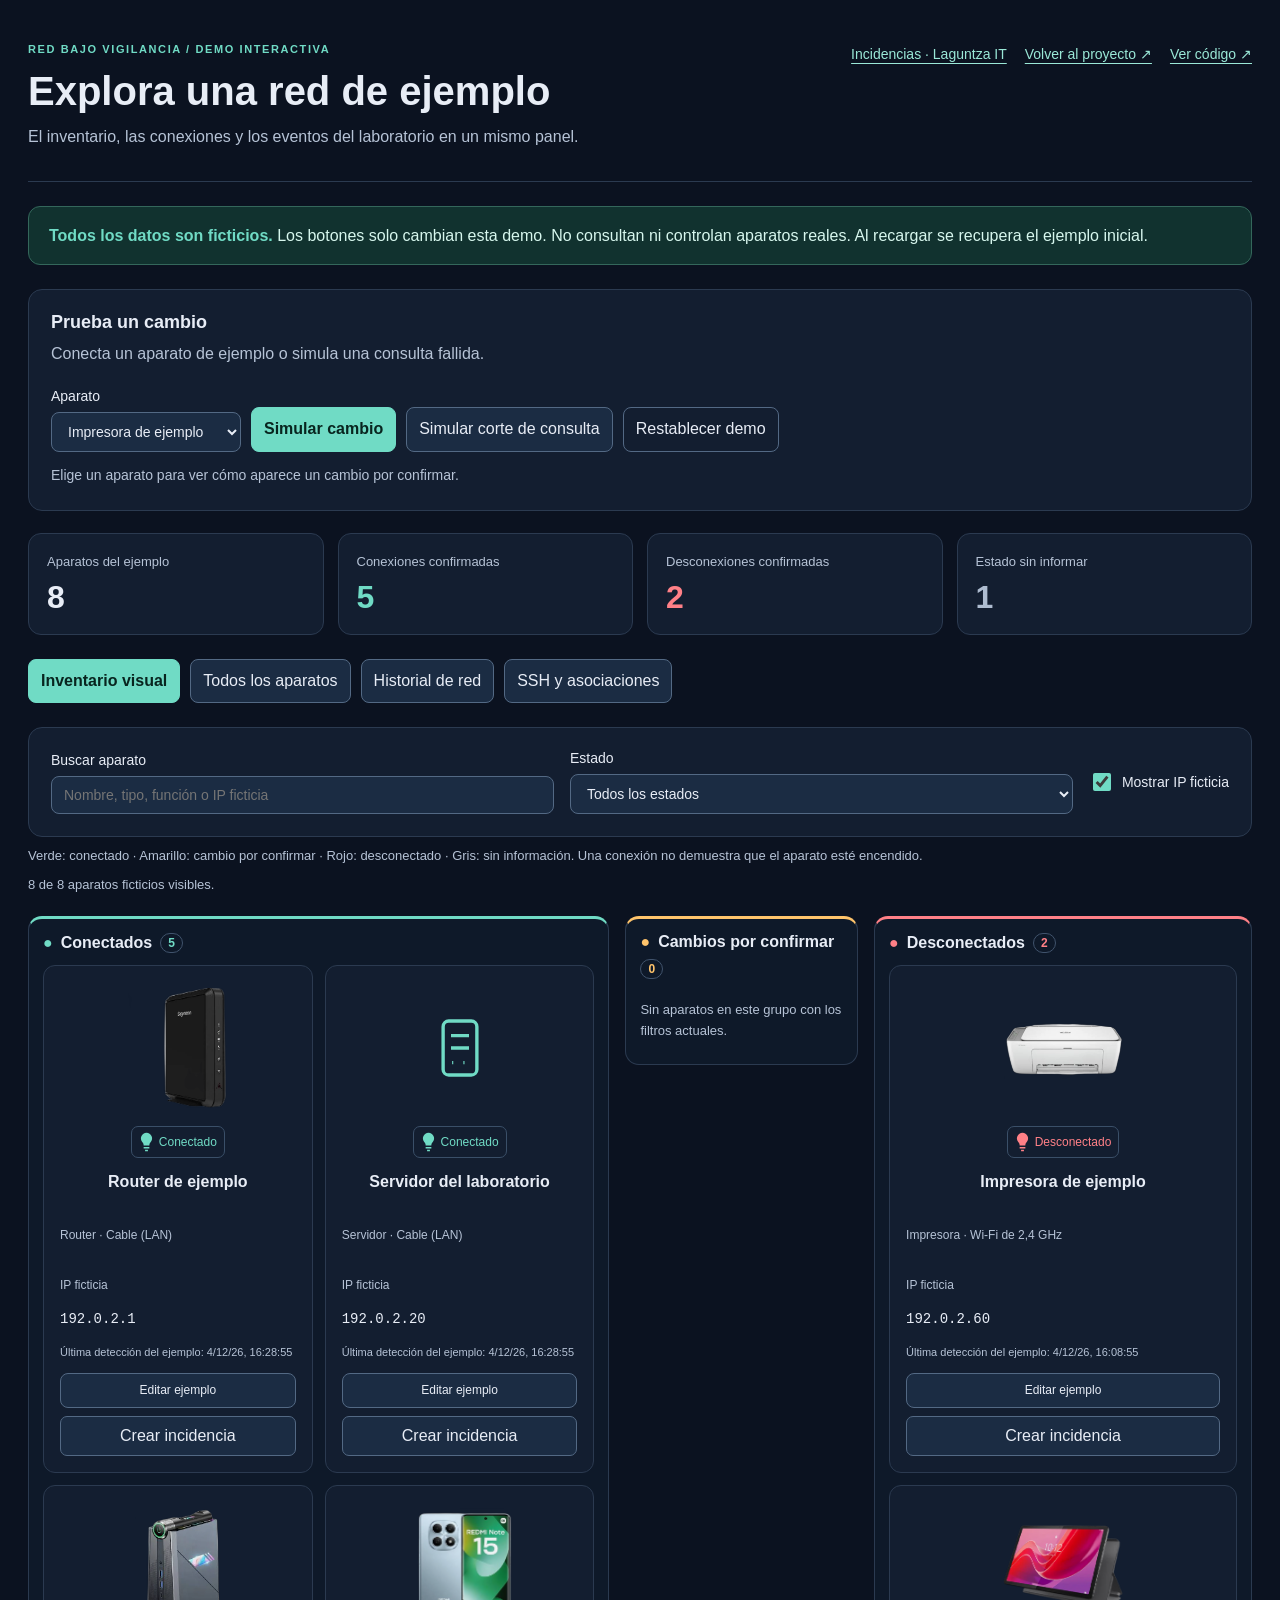
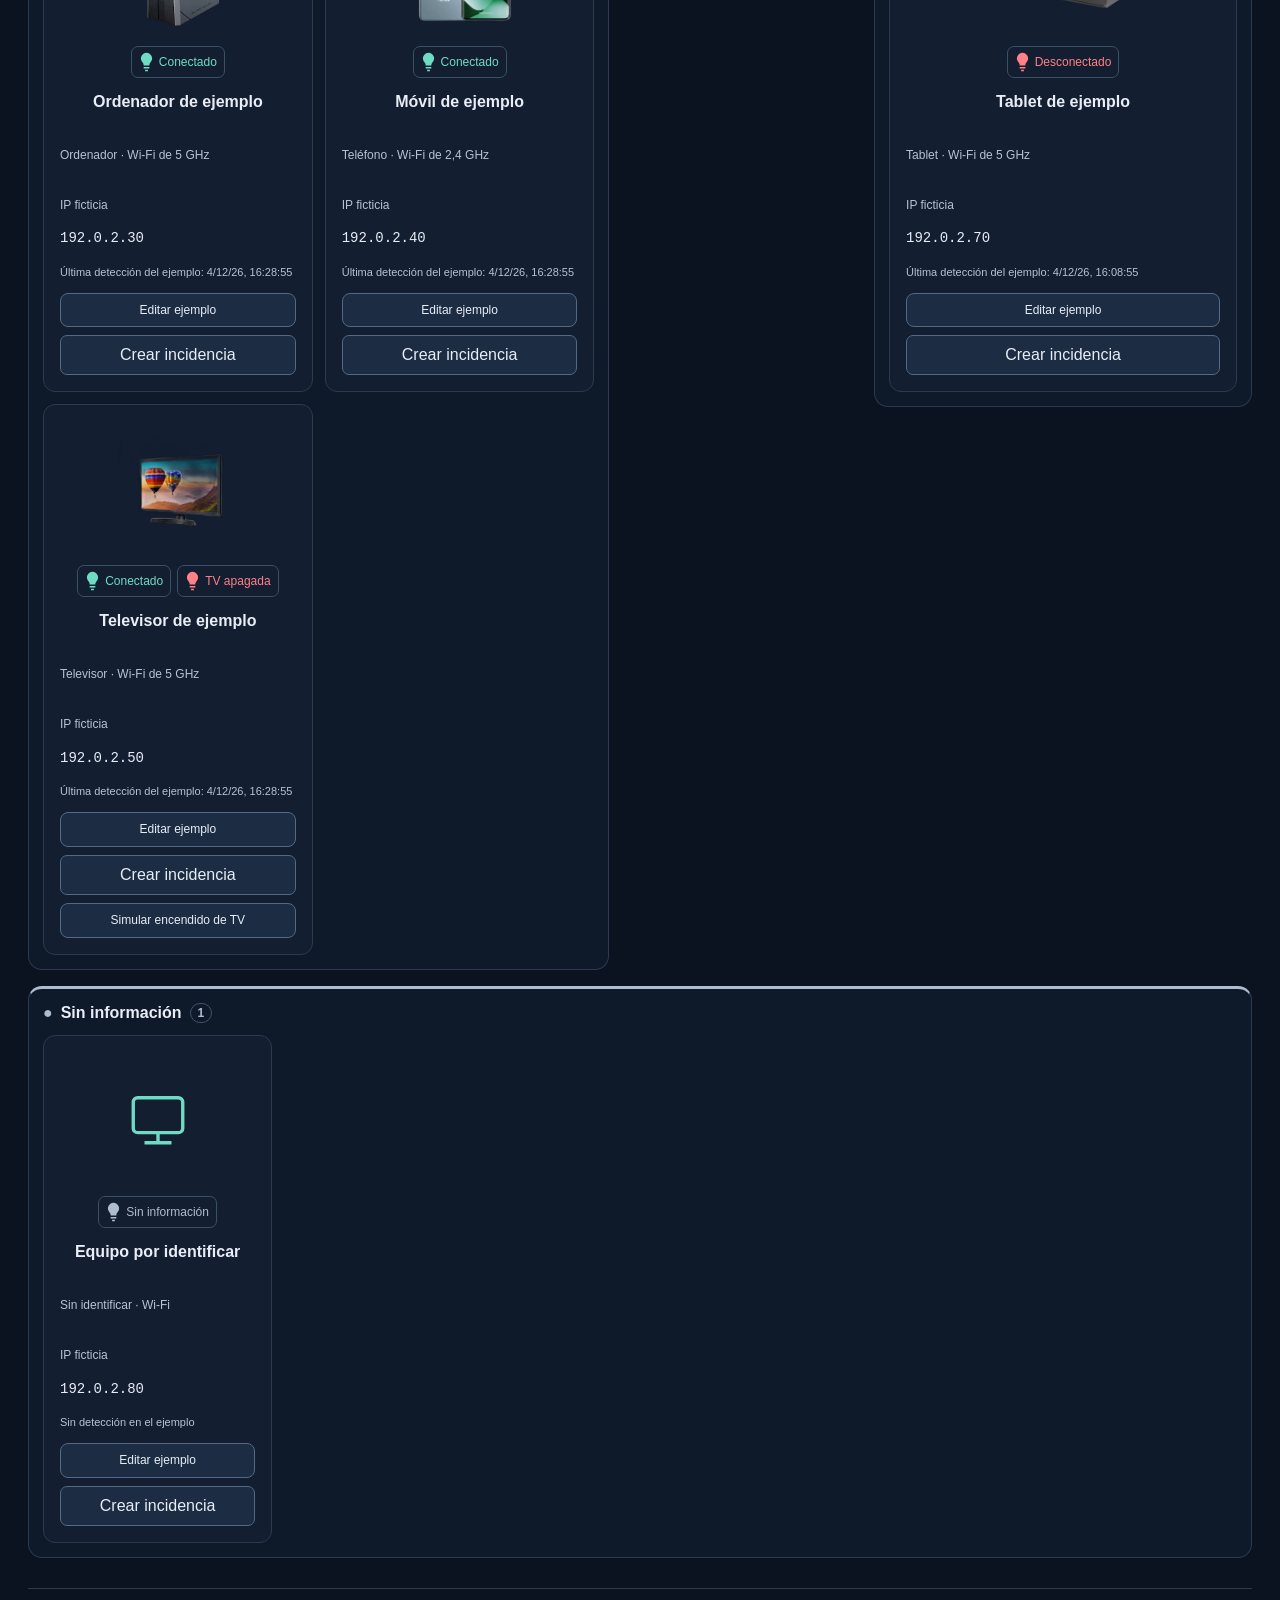
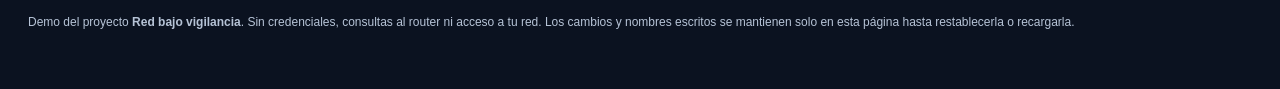
<file: demo/index.html>
<!doctype html>
<html lang="es">
<head>
  <meta charset="utf-8">
  <meta name="viewport" content="width=device-width,initial-scale=1">
  <meta name="description" content="Explora una red ficticia: inventario visual, cambios de conexión y asociaciones entre eventos SSH. Demo de Red bajo vigilancia.">
  <title>Demo · Red bajo vigilancia</title>
  <link rel="stylesheet" href="demo.css">
  <script type="module" src="app.mjs"></script>
</head>
<body>
<a class="skip" href="#contenido">Saltar al panel</a>
<header class="header">
  <div><p class="eyebrow">RED BAJO VIGILANCIA / DEMO INTERACTIVA</p><h1>Explora una red de ejemplo</h1><p>El inventario, las conexiones y los eventos del laboratorio en un mismo panel.</p></div>
  <div class="header-links"><a href="soporte/">Incidencias · Laguntza IT</a><a href="https://liernimurgoitio.net/project/red-bajo-vigilancia">Volver al proyecto ↗</a><a href="https://github.com/liernimurgoitio/red-bajo-vigilancia-publico">Ver código ↗</a></div>
</header>
<aside class="demo-notice"><strong>Todos los datos son ficticios.</strong> Los botones solo cambian esta demo. No consultan ni controlan aparatos reales. Al recargar se recupera el ejemplo inicial.</aside>
<section class="simulator" aria-labelledby="simulator-title">
  <div><h2 id="simulator-title">Prueba un cambio</h2><p>Conecta un aparato de ejemplo o simula una consulta fallida.</p></div>
  <div class="simulator-actions"><label>Aparato<select id="simulate-device"></select></label><button id="simulate-change" class="primary">Simular cambio</button><button id="simulate-error">Simular corte de consulta</button><button id="reset" class="subtle">Restablecer demo</button></div>
  <p id="simulation-message" class="status" role="status" aria-live="polite">Elige un aparato para ver cómo aparece un cambio por confirmar.</p>
</section>
<div class="stats" aria-label="Último estado confirmado del ejemplo"><section class="stat"><span>Aparatos del ejemplo</span><strong id="count-total">8</strong></section><section class="stat green"><span>Conexiones confirmadas</span><strong id="count-connected">5</strong></section><section class="stat red"><span>Desconexiones confirmadas</span><strong id="count-disconnected">2</strong></section><section class="stat gray"><span>Estado sin informar</span><strong id="count-unknown">1</strong></section></div>
<nav class="tabs" aria-label="Vistas de la demo" role="tablist"><button role="tab" id="tab-visual" aria-controls="view-visual" aria-selected="true">Inventario visual</button><button role="tab" id="tab-summary" aria-controls="view-summary" aria-selected="false" tabindex="-1">Todos los aparatos</button><button role="tab" id="tab-history" aria-controls="view-history" aria-selected="false" tabindex="-1">Historial de red</button><button role="tab" id="tab-ssh" aria-controls="view-ssh" aria-selected="false" tabindex="-1">SSH y asociaciones</button></nav>
<main id="contenido" tabindex="-1">
  <div id="connection-notice" class="connection-notice" role="status" hidden></div>
  <section id="view-visual" role="tabpanel" aria-labelledby="tab-visual">
    <div class="panel filters"><label>Buscar aparato<input id="visual-search" type="search" placeholder="Nombre, tipo, función o IP ficticia"></label><label>Estado<select id="visual-state"><option value="all">Todos los estados</option><option value="green">Conectados</option><option value="yellow">Cambios por confirmar</option><option value="red">Desconectados</option><option value="gray">Sin información</option></select></label><label class="check"><input id="show-ips" type="checkbox" checked> Mostrar IP ficticia</label></div>
    <p class="help">Verde: conectado · Amarillo: cambio por confirmar · Rojo: desconectado · Gris: sin información. Una conexión no demuestra que el aparato esté encendido.</p>
    <p id="visual-count" class="help" role="status"></p><div id="device-groups" class="groups"></div>
  </section>
  <section id="view-summary" role="tabpanel" aria-labelledby="tab-summary" hidden><div class="panel"><h2>Todos los aparatos de la demo</h2><p>Las direcciones 192.0.2.x son ejemplos de documentación. No corresponden a tu red.</p><div class="table-wrap"><table><caption>Inventario ficticio y último estado confirmado</caption><thead><tr><th>Aparato</th><th>Tipo y conexión</th><th>IP ficticia</th><th>Estado</th><th>Función</th><th>Editar</th></tr></thead><tbody id="summary-rows"></tbody></table></div></div></section>
  <section id="view-history" role="tabpanel" aria-labelledby="tab-history" hidden><div class="panel"><h2>Cambios de conexión simulados</h2><p>El historial conserva los ejemplos iniciales y los cambios que confirmas con el simulador. Un corte de consulta no inventa desconexiones.</p><div class="filters"><label>Buscar aparato<input id="history-search" type="search" placeholder="Nombre del aparato"></label><label>Tipo de cambio<select id="history-type"><option value="all">Todos</option><option value="conectado">Conexiones</option><option value="desconectado">Desconexiones</option></select></label></div><p id="history-count" class="help" role="status"></p><div class="table-wrap"><table><caption>Datos ficticios · horario de este navegador</caption><thead><tr><th>Fecha y hora</th><th>Aparato</th><th>Cambio</th></tr></thead><tbody id="history-rows"></tbody></table></div></div></section>
  <section id="view-ssh" role="tabpanel" aria-labelledby="tab-ssh" hidden><div class="panel"><div class="section-heading"><div><p class="eyebrow">LABORATORIO SSH / DATOS FICTICIOS</p><h2>Aprender con ejemplos</h2></div><label>Ejemplo<select id="ssh-scenario"><option value="parcial">Coincidencia parcial · 3 minutos</option><option value="confianza">Confianza del 100 % · 2 minutos</option><option value="repetidos">Mensajes repetidos · 1 minuto</option></select></label></div><p>Un mensaje representa un evento reconocido, no necesariamente una conexión distinta. No se analizan conexiones reales.</p><div class="stats ssh-stats"><section class="stat"><span>Mensajes</span><strong id="ssh-total"></strong></section><section class="stat green"><span>Accesos aceptados</span><strong id="ssh-accepted"></strong></section><section class="stat amber"><span>Sin completar</span><strong id="ssh-incomplete"></strong></section></div><h3>Mensajes por minuto</h3><svg id="ssh-chart" viewBox="0 0 760 240" role="img" aria-label="Mensajes ficticios por minuto"></svg><p class="help"><span class="green">● Acceso aceptado</span> · <span class="amber">● Conexión sin completar</span></p></div><div class="panel"><h2>Asociaciones entre eventos · ARM</h2><p id="arm-description"></p><div class="table-wrap"><table><caption>Coincidencias dentro del mismo minuto</caption><thead><tr><th>Asociación</th><th>Soporte</th><th>Confianza</th><th>Lift</th></tr></thead><tbody id="arm-rows"></tbody></table></div><p id="arm-empty" class="help"></p><p class="help"><strong>Soporte:</strong> minutos con ambos eventos. <strong>Confianza:</strong> proporción de minutos con el primero que incluyen el segundo. <strong>Lift:</strong> coincidencia comparada con la esperada si fueran independientes.</p><p class="help">Solo se cuentan minutos con eventos. La flecha no indica orden ni causa. Son ejemplos preparados para aprender: no identifican ataques.</p></div><div class="panel"><div class="section-heading"><h2>Eventos del ejemplo</h2><button id="download-csv">Descargar CSV ficticio</button></div><div class="table-wrap"><table><caption>Horario de este navegador</caption><thead><tr><th>Fecha y hora</th><th>Tipo de evento</th></tr></thead><tbody id="ssh-rows"></tbody></table></div></div></section>
</main>
<footer><p>Demo del proyecto <strong>Red bajo vigilancia</strong>. Sin credenciales, consultas al router ni acceso a tu red. Los cambios y nombres escritos se mantienen solo en esta página hasta restablecerla o recargarla.</p></footer>
<dialog id="edit-dialog" aria-labelledby="edit-title"><form id="edit-form"><h2 id="edit-title">Editar aparato de ejemplo</h2><p>El cambio solo modifica esta demo en tu navegador.</p><label>Nombre para la demo<input id="edit-name" maxlength="60" required autocomplete="off"></label><label>Para qué sirve<textarea id="edit-purpose" maxlength="160" rows="3" required></textarea></label><p id="edit-error" class="error" role="alert"></p><div class="dialog-actions"><button id="edit-cancel" type="button">Cancelar</button><button class="primary" type="submit">Guardar en la demo</button></div></form></dialog>
<noscript><p class="panel">La demo necesita JavaScript para mostrar los ejemplos interactivos. Puedes consultar el código y la documentación desde los enlaces de la cabecera.</p></noscript>
</body>
</html>
</file>
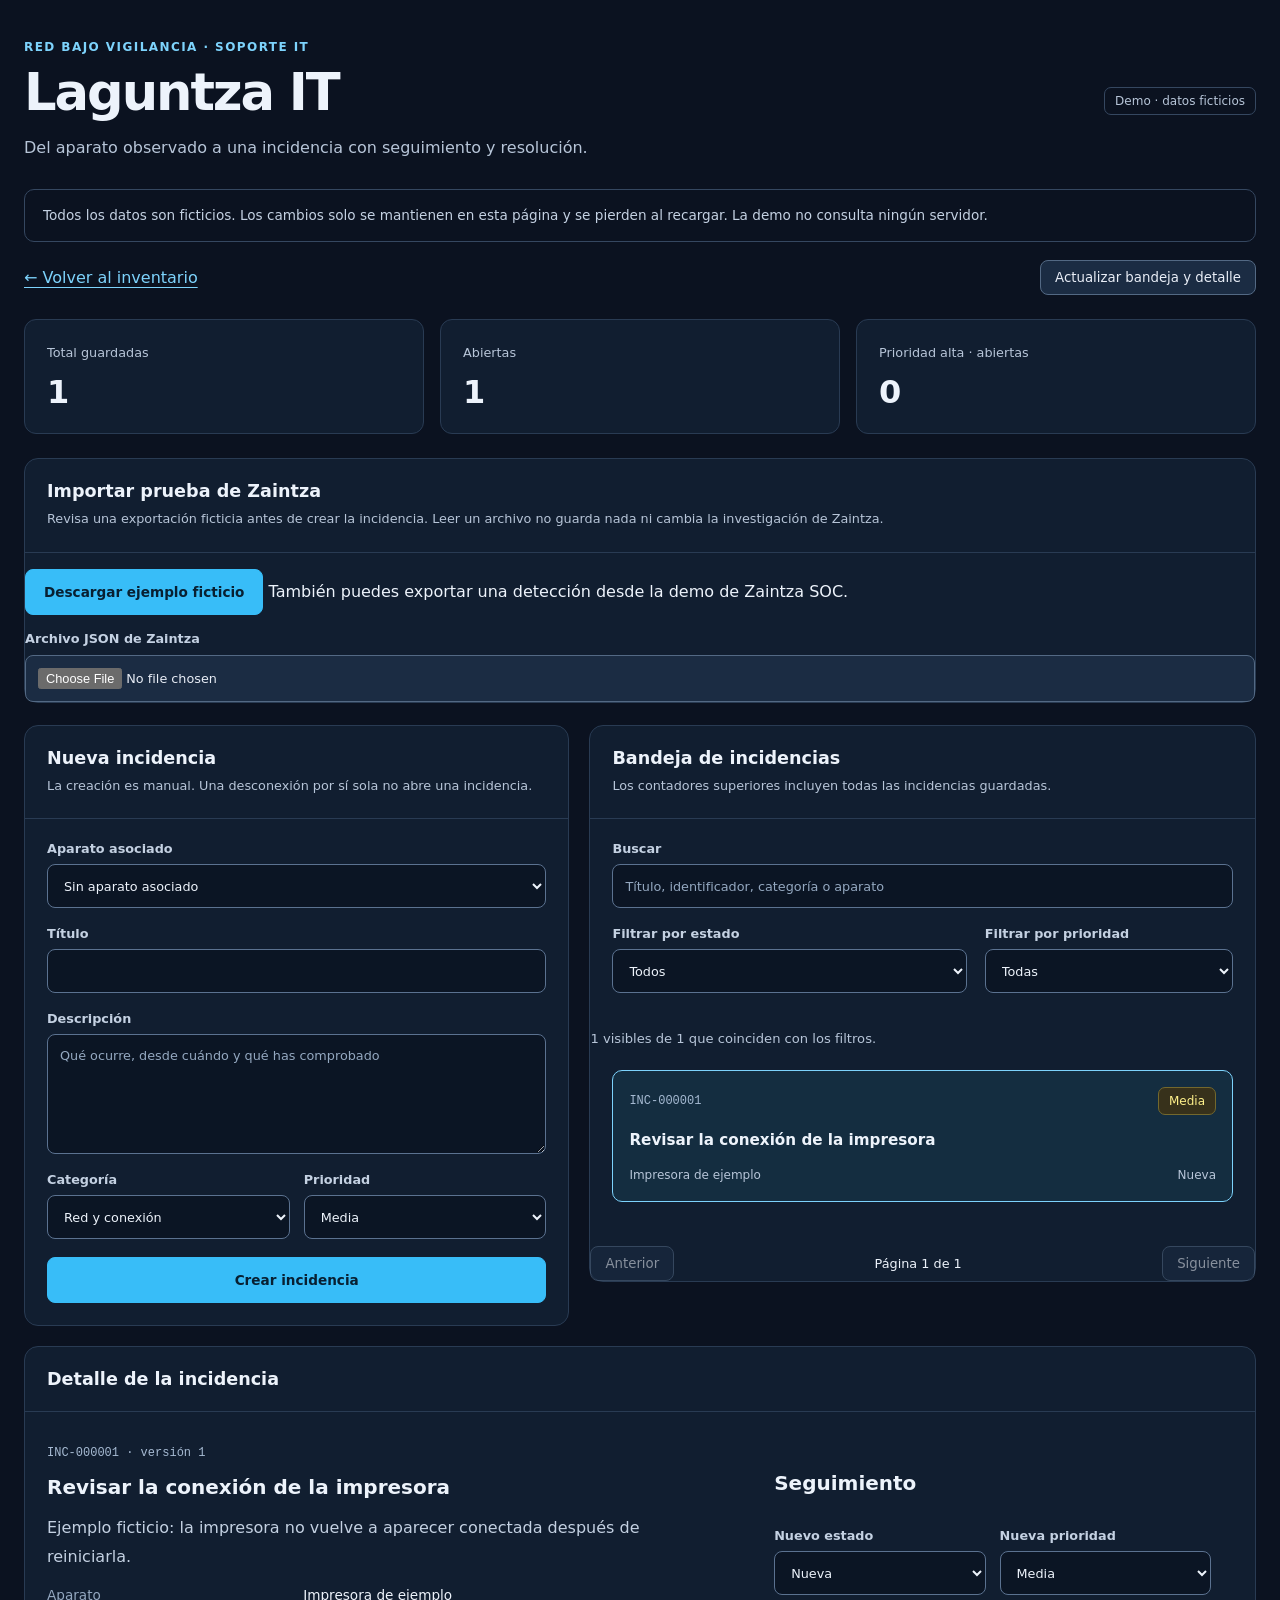
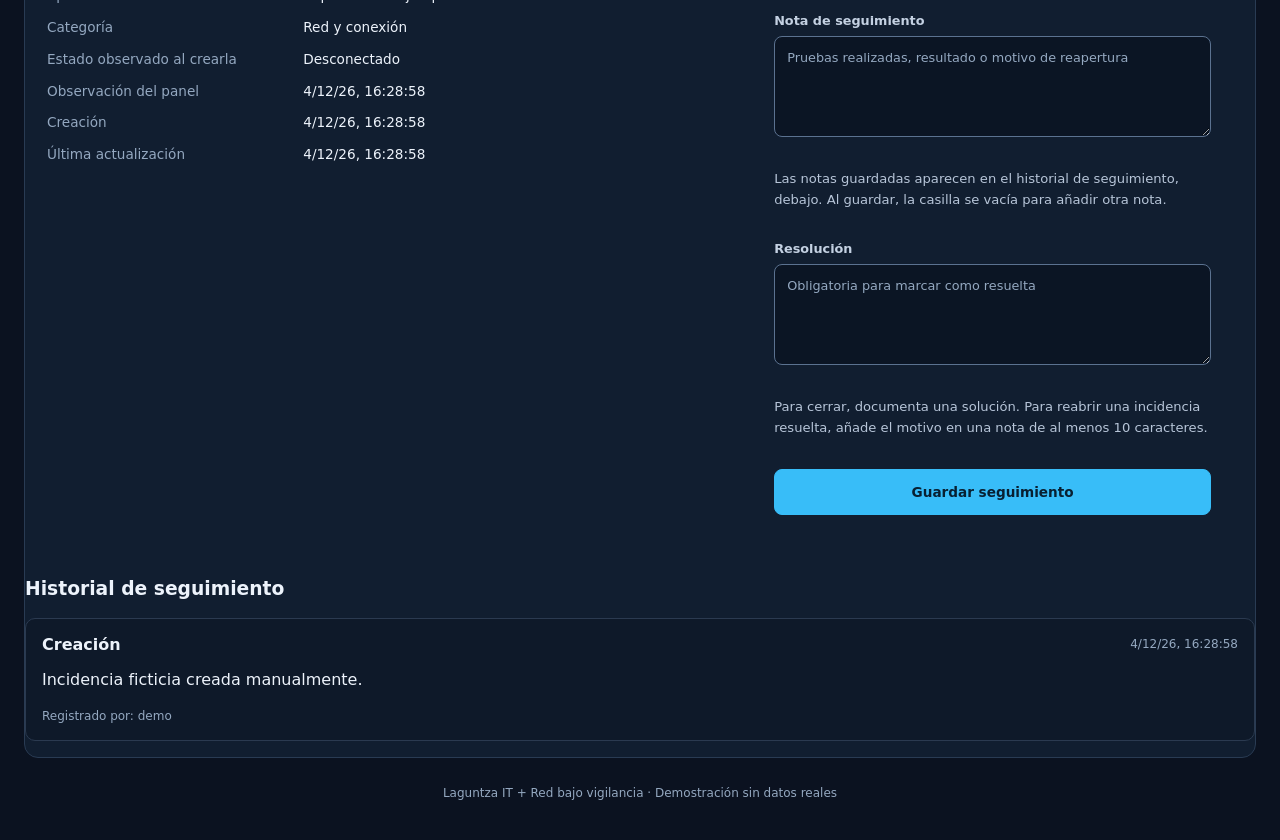
<file: demo/soporte/index.html>
<!doctype html>
<html lang="es">
  <head>
    <meta name="laguntza-mode" content="demo-integrada" />
    <meta charset="UTF-8" />
    <link rel="icon" type="image/svg+xml" href="./favicon.svg" />
    <meta name="viewport" content="width=device-width, initial-scale=1.0" />
    <meta name="description" content="Gestión de incidencias de soporte IT con seguimiento, resolución e integración con Red bajo vigilancia." />
    <title>Laguntza IT</title>
    <script type="module" crossorigin src="./assets/index-CdkPJiJ0.js"></script>
    <link rel="stylesheet" crossorigin href="./assets/index-CISl8Q0C.css">
  </head>
  <body>
    <div id="root"></div>

  </body>
</html>
</file>
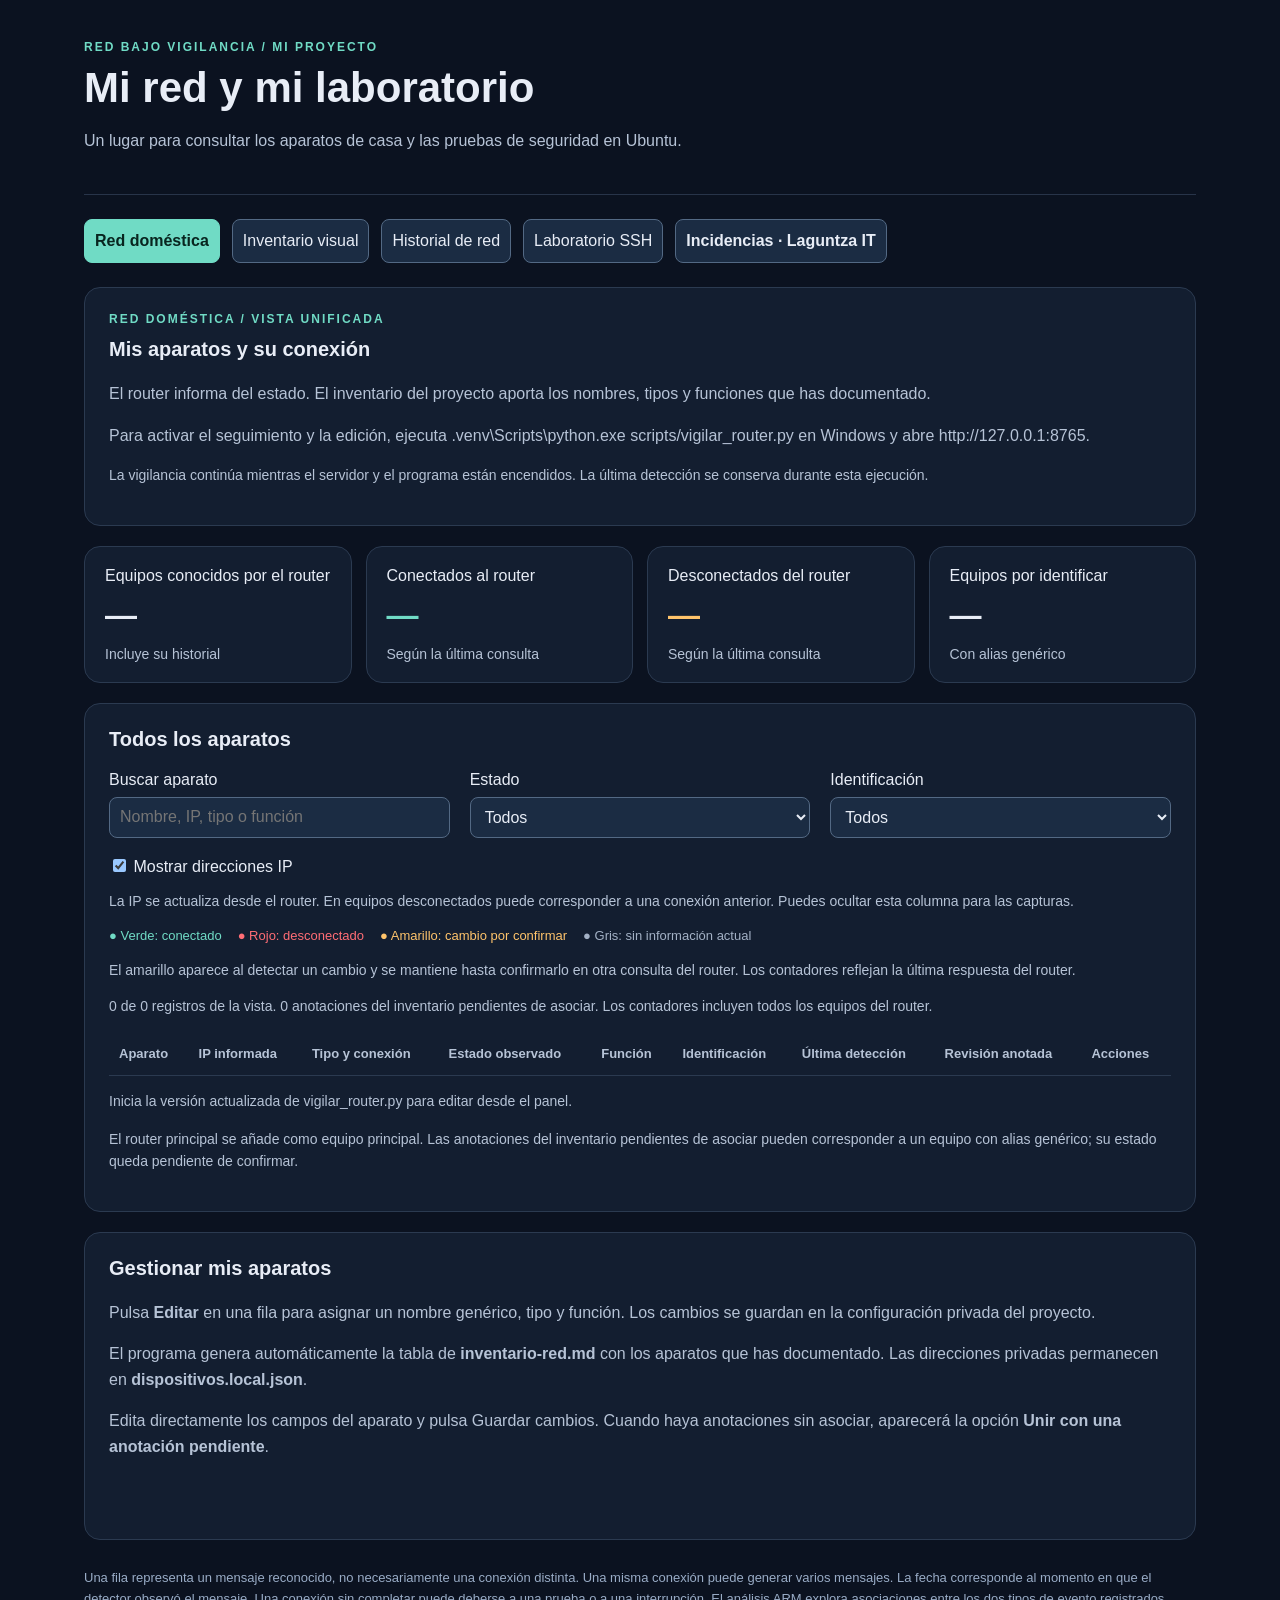
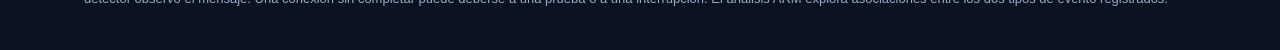
<file: panel-ssh.html>
<!doctype html>
<html lang="es">
<head>
<meta charset="utf-8">
<meta name="viewport" content="width=device-width, initial-scale=1">
<title>Red bajo vigilancia · Red doméstica y laboratorio</title>
<style>
:root{color-scheme:dark;font-family:Segoe UI,Arial,sans-serif;background:#0b1220;color:#e8edf6}
*{box-sizing:border-box}body{max-width:1160px;margin:auto;padding:40px 24px}header{border-bottom:1px solid #283449;padding-bottom:24px}h1{font-size:clamp(28px,5vw,42px);margin:10px 0}h2{font-size:20px;margin:0 0 20px}.eyebrow{color:#70dbc5;letter-spacing:2px;font-size:12px;font-weight:700}p{color:#b6c3d6;line-height:1.6}.upload,.panel,.card{background:#131e30;border:1px solid #2b3a50;border-radius:16px;padding:24px}.upload{margin-top:24px}input,select,button{font:inherit;color:inherit;background:#1b2c43;border:1px solid #536984;border-radius:8px;padding:10px}input{max-width:100%}input::file-selector-button{font:inherit;background:#70dbc5;color:#07251f;border:0;padding:9px 14px;border-radius:6px;margin-right:12px;cursor:pointer}button{cursor:pointer}button:focus-visible,input:focus-visible,select:focus-visible{outline:3px solid #70dbc5;outline-offset:3px}.cards{display:grid;grid-template-columns:repeat(3,1fr);gap:16px;margin:24px 0}.value{font-size:40px;font-weight:700;margin:12px 0}.green{color:#70dbc5}.amber{color:#ffc46b}.muted{color:#b6c3d6;font-size:14px}.panel{margin:20px 0}.toolbar{display:flex;gap:16px;align-items:center;justify-content:space-between;flex-wrap:wrap}table{width:100%;border-collapse:collapse;text-align:left}th,td{padding:14px 10px;border-bottom:1px solid #2b3a50}th{color:#b6c3d6;font-size:13px}caption{text-align:left;padding:12px 0;color:#b6c3d6}.table-wrap{overflow:auto;max-height:450px}.badge{display:inline-block;padding:5px 9px;border-radius:6px;background:#203c3a}.badge.amber{background:#453723}#status{min-height:24px}#chart{width:100%;height:270px;display:block}.legend{display:flex;gap:24px;flex-wrap:wrap;font-size:14px;margin-top:10px}.error{color:#ffaaaa}footer{font-size:13px;color:#99acc6;line-height:1.6;margin-top:28px}@media(max-width:640px){body{padding:24px 14px}.cards{grid-template-columns:1fr}.card{padding:18px}.value{font-size:32px}}

[hidden]{display:none!important}.navigation{display:flex;gap:12px;margin:24px 0;flex-wrap:wrap}.navigation button[aria-pressed="true"]{background:#70dbc5;color:#08251f;border-color:#70dbc5;font-weight:700}.device-summary{display:grid;grid-template-columns:repeat(4,1fr);gap:14px;margin:20px 0}.device-summary .card{padding:20px}.device-summary .value{font-size:32px}.inventory-filters{display:flex;gap:20px;flex-wrap:wrap;margin-bottom:18px}.inventory-filters label{display:grid;gap:8px;flex:1;min-width:200px}.inventory-filters input{width:100%}.network-note{border-left:3px solid #ffc46b;padding-left:16px}.device-table td:first-child{font-weight:600}.device-table{min-width:700px}h3{font-size:17px}#inventory-status{min-height:24px}@media(max-width:720px){.device-summary{grid-template-columns:repeat(2,1fr)}}

/* Mantiene las cabeceras visibles dentro de las tablas desplazables. */
.table-wrap table{border-collapse:separate;border-spacing:0}
.table-wrap thead th{position:sticky;top:0;z-index:2;background:#131e30;box-shadow:0 1px 0 #2b3a50}

dialog{color:#e8edf6;background:#131e30;border:1px solid #536984;border-radius:18px;padding:28px;width:min(680px,94vw);max-height:90vh;overflow:auto}dialog::backdrop{background:rgba(3,9,19,.8)}.edit-grid{display:grid;grid-template-columns:1fr 1fr;gap:16px}.edit-grid label{display:grid;gap:7px}.edit-grid input,.edit-grid select{width:100%}.edit-wide{grid-column:1/-1}.edit-actions{display:flex;justify-content:flex-end;gap:12px;margin-top:24px}.primary-button{background:#70dbc5;color:#08251f;font-weight:700}.edit-grid details{padding:14px;border:1px solid #34465f;border-radius:8px}summary{cursor:pointer}.save-note{min-height:24px}button:disabled{opacity:.5;cursor:wait}@media(max-width:540px){.edit-grid{grid-template-columns:1fr}dialog{padding:20px}}

.device-card-grid{display:grid;grid-template-columns:repeat(auto-fill,minmax(235px,1fr));gap:18px;margin:20px 0}.device-tile{background:#131e30;border:1px solid #2b3a50;border-radius:16px;padding:22px;display:flex;flex-direction:column;gap:14px;min-width:0}.device-tile-top{display:flex;align-items:center;justify-content:space-between;gap:10px}.device-icon{width:48px;height:48px;padding:9px;border-radius:13px;color:#70dbc5;background:#203c3a;flex-shrink:0}.device-icon svg{width:100%;height:100%}.device-tile h3{margin:0;font-size:19px;overflow-wrap:anywhere}.device-tile p{margin:0}.device-ip{font-family:Consolas,monospace;font-size:17px;color:#e8edf6;overflow-wrap:anywhere}.device-tile .device-edit{margin-top:auto;align-self:flex-start}.tile-last{font-size:12px;color:#99acc6}.tile-state{font-size:12px;padding:5px 8px;border-radius:6px;max-width:140px}.tile-online{background:#203c3a;color:#70dbc5}.tile-offline{background:#453723;color:#ffc46b}.tile-pending{background:#26354b;color:#b6c3d6}@media(max-width:420px){.device-card-grid{grid-template-columns:1fr}}

.lamp-state{display:inline-flex;align-items:center;gap:7px;font-size:13px;line-height:1.35}.lamp-state svg{width:20px;height:24px;flex-shrink:0}.state-green{color:#70dbc5}.state-red{color:#ff6d75}.state-yellow{color:#ffc46b}.state-gray{color:#a3b1c5}.lamp-legend{display:flex;flex-wrap:wrap;gap:16px;margin:16px 0}.lamp-legend span{font-size:13px}
.device-photo{width:100%;height:155px;object-fit:contain;background:#fff;border-radius:12px}.photo-preview{max-width:180px;max-height:140px;object-fit:contain}

.edit-grid .photo-remove{display:flex;align-items:center;justify-content:flex-start;gap:9px;margin-top:12px;cursor:pointer}
.edit-grid .photo-remove input{width:18px;height:18px;margin:0;flex:0 0 18px;accent-color:#70dbc5}
.photo-preview{display:block;margin-top:12px;border-radius:10px}
.photo-preview[hidden]{display:none}
.device-tile-top.has-photo{display:flex;flex-direction:column;align-items:stretch;gap:12px}
.device-picture{width:100%;height:170px;display:flex;align-items:center;justify-content:center;border-radius:12px;overflow:hidden;background:#fff}
.device-picture .device-photo{display:block;width:100%;height:100%;object-fit:contain;border-radius:0}
.device-tile-top.has-photo .tile-state{align-self:flex-start}

/* Fotos con su proporción original, sin bandas añadidas por el panel. */
.device-picture{height:auto;min-height:0;background:transparent;overflow:visible}
.device-picture .device-photo{width:auto;max-width:100%;height:auto;max-height:170px;object-fit:contain;background:transparent;border-radius:8px}
#device-form label.photo-remove{display:flex!important;flex-direction:row;align-items:center;justify-content:flex-start;gap:9px;width:100%;margin:12px 0 0;padding:0}
#device-form #edit-photo-remove{display:block;width:17px!important;height:17px;margin:0!important;padding:0;flex:0 0 17px;align-self:center}
#device-form label.photo-remove span{display:block;margin:0;line-height:22px}

/* Tarjetas con los mismos espacios para imagen, estado y contenido. */
.device-card-grid{grid-template-columns:repeat(auto-fill,minmax(250px,1fr));gap:20px;align-items:stretch}
.device-tile{padding:20px;gap:12px;border-radius:18px;background:linear-gradient(155deg,#152238,#111c2e);box-shadow:0 8px 24px rgba(0,0,0,.12)}
.device-tile .device-tile-top,.device-tile .device-tile-top.has-photo{display:flex;flex-direction:column;align-items:stretch;gap:14px}
.device-tile .device-picture{box-sizing:border-box;width:100%;height:176px;min-height:176px;padding:14px;display:flex;align-items:center;justify-content:center;overflow:hidden;border:1px solid #2b3d55;border-radius:12px;background:#101a2a}
.device-tile .device-picture .device-photo{display:block;width:148px;height:148px;max-width:100%;max-height:148px;object-fit:contain;background:transparent;border-radius:8px}
.device-placeholder>svg,.device-picture>svg{width:62px;height:62px;color:#70dbc5;opacity:.85}
.device-tile .tile-state{box-sizing:border-box;min-height:30px;max-width:none;align-self:flex-start;padding:5px 8px;border-radius:7px;background:#0e1929;font-size:12px}
.device-tile h3{min-height:48px;line-height:24px;font-size:17px;font-weight:650;letter-spacing:.1px;overflow-wrap:anywhere}
.device-tile .device-meta{min-height:42px;line-height:21px;font-size:13px;color:#a9bbd1}
.device-tile .device-ip-label{font-size:11px;line-height:16px;margin-bottom:-8px;color:#8ea4bf}
.device-tile .device-ip{min-height:24px;font-size:15px;line-height:24px;letter-spacing:.2px}
.device-tile .tile-last{min-height:34px;line-height:17px;font-size:11px;color:#91a6c0}
.device-tile .device-edit{width:100%;min-height:40px;margin-top:auto;border-radius:9px;border-color:#405873;background:#1a2b43;text-align:center;font-weight:600}
.device-tile .device-edit:hover{background:#253e59;border-color:#70dbc5}
@media(max-width:420px){.device-card-grid{grid-template-columns:1fr}}

.device-tile .device-picture{border:0;background:transparent}
.device-tile .device-tile-top,.device-tile .device-tile-top.has-photo{align-items:center}
.device-tile .tile-state,.device-tile-top.has-photo .tile-state{align-self:center;justify-content:center;text-align:center;background:transparent}
.device-tile h3{text-align:center;width:100%}
.tv-power{display:block;font-size:12px;line-height:18px;color:#b7c8dc;margin-top:6px}.device-tile .tv-power{text-align:center;min-height:36px} .tv-power[hidden]{display:none}

.device-lamps{display:flex;align-items:center;justify-content:flex-start;gap:10px;flex-wrap:wrap}
.device-tile .device-lamps{justify-content:center;align-self:center;max-width:100%;min-height:34px}
.device-lamps .lamp-state{font-size:12px;line-height:18px;padding:6px 8px;border:1px solid #33465d;border-radius:8px;background:#101b2b;white-space:nowrap}
.device-lamps .tv-power-lamp{border-style:dashed}
.device-tile .device-lamps.tile-state{padding:0;background:transparent}
.tv-controls{display:flex;gap:8px;width:100%;margin-top:auto}.tv-controls button{flex:1;min-height:38px;padding:8px}.tv-control-note{font-size:11px;line-height:17px;color:#a9bbd1}.device-tile:has(.tv-controls) .device-edit{margin-top:4px}

#device-cards{display:block;margin-top:22px}
.device-status-group{--group-color:#70dbc5;margin:0 0 26px;padding:20px;border:1px solid #304159;border-top:3px solid var(--group-color);border-radius:16px;background:rgba(15,25,41,.5)}
.device-status-group.group-yellow{--group-color:#ffc46b}
.device-status-group.group-red{--group-color:#ff6d75}
.device-status-group.group-gray{--group-color:#99acc6}
.device-group-heading{display:flex;align-items:center;gap:10px;margin:0;font-size:19px;line-height:28px}
.group-dot{color:var(--group-color);font-size:16px}
.group-count{display:inline-flex;align-items:center;justify-content:center;min-width:30px;padding:1px 8px;border:1px solid #40536c;border-radius:20px;color:var(--group-color);font-size:14px}
.device-status-group .device-card-grid{margin:18px 0 0}
.device-status-group .device-card-grid:empty{display:none}
.group-empty{margin:12px 0 0;color:#99acc6;font-size:13px}
@media(max-width:540px){.device-status-group{padding:12px}.device-group-heading{font-size:17px}}

#device-cards{display:grid;grid-template-columns:repeat(3,minmax(0,1fr));gap:18px;align-items:start}
.device-status-group{min-width:0;margin:0;padding:14px;background:rgba(15,25,41,.35)}
.device-status-group .device-card-grid{display:grid;grid-template-columns:repeat(auto-fit,minmax(min(180px,100%),1fr));gap:12px;margin:16px 0 0}
.device-group-heading{gap:8px;font-size:16px;line-height:22px;flex-wrap:wrap}
.device-status-group .device-tile{padding:14px;gap:10px;border-radius:13px}
.device-status-group .device-picture{height:136px;min-height:136px;padding:8px}
.device-status-group .device-picture .device-photo{width:120px;height:120px;max-height:120px}
.device-status-group .device-tile h3{font-size:15px;line-height:21px;min-height:42px}
.device-status-group .device-meta{font-size:12px;line-height:18px;min-height:36px}
.device-status-group .device-ip{font-size:13px}
.device-status-group .device-lamps{gap:5px}
.device-status-group .device-lamps .lamp-state{padding:5px;font-size:11px}
@media(max-width:780px){#device-cards{grid-template-columns:repeat(2,minmax(0,1fr))}}
@media(max-width:520px){#device-cards{grid-template-columns:1fr}}

/* El inventario aprovecha el monitor completo. */
body:has(#cards-area:not([hidden])){max-width:none;width:100%;padding-left:28px;padding-right:28px}
#cards-area{width:100%;min-width:0}
@media(min-width:1200px){
 #device-cards{grid-template-columns:minmax(0,2fr) minmax(220px,.85fr) minmax(0,1.5fr);gap:20px}
 #device-cards:has(.group-yellow .device-card-grid:empty){grid-template-columns:minmax(0,2fr) minmax(190px,.5fr) minmax(0,1.5fr)}
 .device-status-group .device-card-grid{grid-template-columns:repeat(auto-fill,minmax(190px,1fr))}
}
@media(max-width:640px){body:has(#cards-area:not([hidden])){padding-left:14px;padding-right:14px}}

a.support-link{display:inline-flex;align-items:center;justify-content:center;padding:10px;border:1px solid #536984;border-radius:8px;background:#1b2c43;color:#e8edf6;text-decoration:none;font:inherit;line-height:1.4}a.support-link:hover{background:#29425d}a.support-link:focus-visible{outline:3px solid #70dbc5;outline-offset:3px}.support-actions{display:grid;gap:8px}.navigation a.support-link{font-weight:600}.device-tile a.support-link{width:100%;font-size:13px}
</style>
</head>
<body>
<header><div class="eyebrow">RED BAJO VIGILANCIA / MI PROYECTO</div><h1>Mi red y mi laboratorio</h1><p>Un lugar para consultar los aparatos de casa y las pruebas de seguridad en Ubuntu.</p></header>
<nav class="navigation" aria-label="Áreas del proyecto"><button id="nav-home" type="button" aria-pressed="true" aria-controls="home-area">Red doméstica</button><button id="nav-cards" type="button" aria-pressed="false" aria-controls="cards-area">Inventario visual</button><button id="nav-history" type="button" aria-pressed="false" aria-controls="history-area">Historial de red</button><button id="nav-ssh" type="button" aria-pressed="false" aria-controls="ssh-area">Laboratorio SSH</button><a class="support-link" href="/soporte/">Incidencias · Laguntza IT</a></nav>
<main id="home-area" aria-labelledby="home-title">
<section class="panel"><div class="eyebrow">RED DOMÉSTICA / VISTA UNIFICADA</div><h2 id="home-title" style="margin-top:12px">Mis aparatos y su conexión</h2><p>El router informa del estado. El inventario del proyecto aporta los nombres, tipos y funciones que has documentado.</p><p id="live-summary" role="status" aria-live="polite">Conectando con el programa de vigilancia…</p><p class="muted">La vigilancia continúa mientras el servidor y el programa están encendidos. La última detección se conserva durante esta ejecución.</p></section>
<div class="device-summary"><section class="card"><div>Equipos conocidos por el router</div><div id="unified-known" class="value">—</div><div class="muted">Incluye su historial</div></section><section class="card"><div>Conectados al router</div><div id="unified-active" class="value green">—</div><div class="muted">Según la última consulta</div></section><section class="card"><div>Desconectados del router</div><div id="unified-inactive" class="value amber">—</div><div class="muted">Según la última consulta</div></section><section class="card"><div>Equipos por identificar</div><div id="unified-unknown" class="value">—</div><div class="muted">Con alias genérico</div></section></div>
<section class="panel"><h2>Todos los aparatos</h2><div class="inventory-filters"><label>Buscar aparato<input id="unified-search" type="search" placeholder="Nombre, IP, tipo o función"></label><label>Estado<select id="unified-state"><option value="all">Todos</option><option value="conectado">Conectados</option><option value="desconectado">Desconectados</option><option value="pendiente_asociar">Pendientes de asociar</option><option value="sin_comprobar">Estado sin informar</option></select></label><label>Identificación<select id="unified-identity"><option value="all">Todos</option><option value="known">Identificados</option><option value="unknown">Por identificar</option></select></label></div>
<label><input id="show-ips" type="checkbox" checked> Mostrar direcciones IP</label><p class="muted">La IP se actualiza desde el router. En equipos desconectados puede corresponder a una conexión anterior. Puedes ocultar esta columna para las capturas.</p>
<div class="lamp-legend" aria-label="Colores de las bombillas"><span class="state-green">● Verde: conectado</span><span class="state-red">● Rojo: desconectado</span><span class="state-yellow">● Amarillo: cambio por confirmar</span><span class="state-gray">● Gris: sin información actual</span></div><p class="muted">El amarillo aparece al detectar un cambio y se mantiene hasta confirmarlo en otra consulta del router. Los contadores reflejan la última respuesta del router.</p><p id="unified-count" class="muted" role="status" aria-live="polite"></p><div class="table-wrap"><table class="device-table"><thead><tr><th scope="col">Aparato</th><th id="ip-heading" scope="col">IP informada</th><th scope="col">Tipo y conexión</th><th scope="col">Estado observado</th><th scope="col">Función</th><th scope="col">Identificación</th><th scope="col">Última detección</th><th scope="col">Revisión anotada</th><th scope="col">Acciones</th></tr></thead><tbody id="unified-rows"></tbody></table></div>
<p id="inventory-status" class="muted" role="status" aria-live="polite"></p><p class="muted">El router principal se añade como equipo principal. Las anotaciones del inventario pendientes de asociar pueden corresponder a un equipo con alias genérico; su estado queda pendiente de confirmar.</p></section>
<section class="panel"><h2>Gestionar mis aparatos</h2><p>Pulsa <strong>Editar</strong> en una fila para asignar un nombre genérico, tipo y función. Los cambios se guardan en la configuración privada del proyecto.</p><p>El programa genera automáticamente la tabla de <strong>inventario-red.md</strong> con los aparatos que has documentado. Las direcciones privadas permanecen en <strong>dispositivos.local.json</strong>.</p><p>Edita directamente los campos del aparato y pulsa Guardar cambios. Cuando haya anotaciones sin asociar, aparecerá la opción <strong>Unir con una anotación pendiente</strong>.</p><p id="save-global" class="save-note" role="status" aria-live="polite"></p></section>
</main>
<main id="cards-area" aria-labelledby="cards-title" hidden>
<section class="panel"><div class="eyebrow">MIS APARATOS / VISTA CON ICONOS</div><h2 id="cards-title" style="margin-top:12px">Inventario visual</h2><p>Los mismos aparatos del panel, con su nombre e IP informada por el router. Los cambios que guardas se reflejan en ambas vistas.</p><div class="inventory-filters"><label>Buscar aparato<input id="cards-search" type="search" placeholder="Nombre, tipo o IP"></label><label>Mostrar<select id="cards-filter"><option value="known">Aparatos identificados</option><option value="all">Todos los aparatos</option><option value="unknown">Pendientes de identificar</option></select></label><label>Estado<select id="cards-state"><option value="all">Todos los estados</option><option value="conectado">Conectados</option><option value="desconectado">Desconectados</option><option value="pendiente_asociar">Pendientes de asociar</option></select></label></div><label><input id="cards-show-ips" type="checkbox" checked> Mostrar direcciones IP</label><p id="cards-count" class="muted" role="status" aria-live="polite"></p></section>
<div class="lamp-legend" aria-label="Colores de las bombillas"><span class="state-green">● Verde: conectado</span><span class="state-red">● Rojo: desconectado</span><span class="state-yellow">● Amarillo: cambio por confirmar</span><span class="state-gray">● Gris: sin información actual</span></div><p class="muted">El amarillo aparece al detectar un cambio y se mantiene hasta confirmarlo en otra consulta del router. Los contadores reflejan la última respuesta del router.</p><div id="device-cards" class="device-card-grid"></div><p id="cards-empty" class="muted" role="status"></p>
</main>
<main id="history-area" aria-labelledby="history-title" hidden>
<section class="panel"><div class="eyebrow">RED DOMÉSTICA / HISTORIAL LOCAL</div><h2 id="history-title">Cambios de conexión</h2><p>Conexiones y desconexiones observadas por el router mientras el programa está funcionando.</p><p class="muted">La fecha indica cuándo se ha observado el cambio, no el instante exacto en que ha ocurrido. Al iniciar el programa, la primera consulta establece el punto de partida y no genera cambios. No se reconstruyen los periodos con la vigilancia detenida. Una desconexión de red no confirma que un aparato esté apagado.</p><div class="inventory-filters"><label>Buscar aparato<input id="history-search" type="search" placeholder="Nombre del aparato"></label><label>Tipo de cambio<select id="history-type"><option value="all">Todos</option><option value="conectado">Conexiones</option><option value="desconectado">Desconexiones</option><option value="primera_deteccion">Primera detección en esta ejecución</option></select></label></div><p id="history-status" role="status" class="muted">Esperando el historial…</p><div class="table-wrap"><table><thead><tr><th>Fecha y hora observadas</th><th>Aparato</th><th>Cambio</th></tr></thead><tbody id="history-rows"></tbody></table></div><p class="muted">Se muestran hasta los 500 cambios más recientes. Los anteriores se conservan en el archivo privado historial-red.local.sqlite3 de tu proyecto.</p></section>
</main>
<main id="ssh-area" aria-label="Laboratorio SSH" hidden>

<section class="upload" aria-labelledby="load-title"><h2 id="load-title">1. Carga tu archivo CSV</h2><label for="file">Selecciona <strong>eventos_ssh.csv</strong></label><p class="muted">El navegador recuerda el último CSV cargado y lo recupera al refrescar. Para incorporar eventos nuevos, carga una copia actualizada. Puedes borrar la copia recordada con el botón de abajo.</p><input id="file" type="file" accept=".csv,text/csv"><button id="forget" type="button">Borrar datos recordados</button><p id="status" role="status" aria-live="polite">Esperando un archivo. Los contadores se mostrarán al cargarlo.</p></section>
<div class="cards">
<section class="card"><div>Mensajes registrados</div><div id="total" class="value">—</div><div class="muted">Todos los eventos válidos del archivo</div></section>
<section class="card"><div>Accesos aceptados</div><div id="accepted" class="value green">—</div><div class="muted">Mensajes de aceptación de clave</div></section>
<section class="card"><div>Conexiones sin completar</div><div id="incomplete" class="value amber">—</div><div class="muted">Mensajes anteriores al acceso completo</div></section>
</div>
<section class="panel"><h2>Eventos por hora</h2><p id="chart-note" class="muted">Carga un archivo para ver la gráfica.</p><svg id="chart" viewBox="0 0 1000 270" role="img" aria-label="Gráfica de eventos SSH por hora"></svg><div class="legend"><span class="green">● Acceso aceptado</span><span class="amber">● Conexión sin completar</span></div></section>
<section class="panel"><div class="toolbar"><h2>Últimos eventos</h2><label for="filter">Mostrar <select id="filter"><option value="todos">Todos</option><option value="acceso_aceptado">Accesos aceptados</option><option value="conexion_sin_completar">Conexiones sin completar</option></select></label></div><div class="table-wrap"><table><caption id="table-note">Todavía no hay datos cargados.</caption><thead><tr><th scope="col">Fecha observada</th><th scope="col">Tipo de evento</th></tr></thead><tbody id="rows"></tbody></table></div></section>
<section class="panel" aria-labelledby="arm-title">
<h2 id="arm-title">Asociaciones entre eventos · ARM</h2>
<p>Busca cuándo aparecen juntos los dos tipos de evento dentro del mismo minuto. Cada minuto con eventos cuenta una vez.</p>
<div class="toolbar"><label>Desde <input id="arm-start" type="datetime-local" step="60"></label><label>Hasta, sin incluir <input id="arm-end" type="datetime-local" step="60"></label><button id="arm-all" type="button">Usar todo el CSV</button></div>
<p class="muted">Fechas en el horario de este PC. Deja los campos vacíos para analizar todo el archivo. El intervalo solo modifica esta sección ARM.</p>
<p id="arm-status" role="status" aria-live="polite">Carga un CSV para calcular las asociaciones.</p>
<h3>Mensajes por minuto</h3>
<p class="muted">Esta tabla cuenta todas las filas del CSV dentro del intervalo elegido. ARM cuenta la presencia de cada tipo una vez por minuto.</p>
<p id="frequency-note" class="muted" role="status"></p>
<div class="table-wrap"><table><thead><tr><th scope="col">Minuto</th><th scope="col">Accesos aceptados</th><th scope="col">Conexiones sin completar</th><th scope="col">Total de mensajes</th></tr></thead><tbody id="frequency-rows"></tbody></table></div>
<h3>Reglas de asociación</h3>

<div class="table-wrap"><table><thead><tr><th scope="col">Asociación dentro del mismo minuto</th><th scope="col">Soporte</th><th scope="col">Confianza</th><th scope="col">Lift</th></tr></thead><tbody id="arm-rows"></tbody></table></div>
<p class="muted"><strong>Soporte</strong> indica qué parte de los minutos incluye ambos eventos. <strong>Confianza</strong> indica qué parte de los minutos con el primer evento incluye también el segundo. <strong>Lift</strong> compara la coincidencia con lo esperado si fueran independientes. Un valor mayor que 1 indica más coincidencia de la esperada.</p>
<p class="muted">Se cuentan solo minutos con eventos, sin periodos de silencio. La flecha no indica orden temporal ni causa. Los resultados describen nuestras pruebas y no identifican por sí solos un ataque.</p>
</section>
</main>
<dialog id="device-editor" aria-labelledby="edit-title"><form id="device-form"><h2 id="edit-title">Editar aparato</h2><p id="edit-context" class="muted"></p><div class="edit-grid">
<label id="edit-link-field" class="edit-wide">Unir con una anotación pendiente<select id="edit-link"><option value="">Mantener esta ficha o crear una nueva</option></select></label>
<label class="edit-wide">Nombre para el panel<input id="edit-alias" maxlength="100" required placeholder="Por ejemplo, Tele del salón"></label>
<label>Tipo<input id="edit-type" maxlength="100" list="device-types" placeholder="Por ejemplo, Televisor"></label>
<label>Conexión anotada<input id="edit-connection" maxlength="100" list="connection-types"></label>
<label class="edit-wide">Para qué sirve<input id="edit-purpose" maxlength="300" placeholder="Por ejemplo, Ver televisión"></label>
<div class="edit-wide"><label>Foto del aparato<input id="edit-photo" type="file" accept="image/jpeg,image/png,image/webp"></label><label style="margin-top:12px">Usar la foto de otro aparato<select id="edit-photo-existing"><option value="">Conservar la foto actual</option></select></label><p id="photo-processing-note" class="muted">Este servidor guarda las fotos tal como las eliges. Puedes cargar un PNG con fondo transparente.</p><img id="edit-photo-preview" class="photo-preview" alt="Foto actual del aparato" hidden><label class="photo-remove"><input id="edit-photo-cutout" type="checkbox"> <span>Quitar también el fondo de la foto actual</span></label><label class="photo-remove"><input id="edit-photo-remove" type="checkbox"> <span>Quitar la foto guardada</span></label></div>
<label>Fecha de revisión<input id="edit-review" type="date"></label>
<details id="edit-details" class="edit-wide"><summary>Ver datos del router para reconocer el aparato</summary><p class="muted">Estos datos pueden identificar tus aparatos. Cierra este apartado antes de hacer capturas.</p><p id="edit-private" style="white-space:pre-wrap"></p></details>
</div><p id="edit-message" class="save-note" role="status" aria-live="polite"></p><div class="edit-actions"><button type="button" id="edit-cancel">Cancelar</button><button type="submit" id="edit-save" class="primary-button">Guardar cambios</button></div></form></dialog>
<datalist id="device-types"><option value="Router"><option value="Ordenador"><option value="Teléfono"><option value="Tablet"><option value="Televisor"><option value="Decodificador"><option value="Impresora"><option value="Consola"><option value="Dispositivo inteligente"></datalist>
<datalist id="connection-types"><option value="Cable (LAN)"><option value="Wi-Fi de 2,4 GHz"><option value="Wi-Fi de 5 GHz"><option value="Wi-Fi (banda pendiente)"><option value="Router"></datalist>
<footer>Una fila representa un mensaje reconocido, no necesariamente una conexión distinta. Una misma conexión puede generar varios mensajes. La fecha corresponde al momento en que el detector observó el mensaje. Una conexión sin completar puede deberse a una prueba o a una interrupción. El análisis ARM explora asociaciones entre los dos tipos de evento registrados.</footer>
<script>
'use strict';
const labels = {acceso_aceptado:'Acceso aceptado', conexion_sin_completar:'Conexión sin completar'};
let events = [];
const dateFormat = new Intl.DateTimeFormat('es-ES',{dateStyle:'short',timeStyle:'medium'});
const hourFormat = new Intl.DateTimeFormat('es-ES',{day:'2-digit',month:'2-digit',hour:'2-digit',minute:'2-digit'});
function parseCsv(text) {
    const rows = [];
    let row = [], field = '', quoted = false;
    text = text.replace(/^\uFEFF/,'');
    for (let i = 0; i < text.length; i++) {
        const character = text[i];
        if (character === '"') {
            if (quoted && text[i + 1] === '"') { field += '"'; i++; }
            else { quoted = !quoted; }
        } else if (character === ',' && !quoted) {
            row.push(field); field = '';
        } else if ((character === '\n' || character === '\r') && !quoted) {
            if (character === '\r' && text[i + 1] === '\n') i++;
            row.push(field); rows.push(row); row = []; field = '';
        } else { field += character; }
    }
    if (quoted) throw new Error('Hay comillas sin cerrar en el CSV.');
    if (field.length || row.length) { row.push(field); rows.push(row); }
    return rows.filter(values => values.some(value => value.trim() !== ''));
}
function readEvents(text) {
    const rows = parseCsv(text);
    const header = rows.shift();
    if (!header || header.length !== 2 || header[0].trim() !== 'fecha_observada' || header[1].trim() !== 'tipo_evento') {
        throw new Error('El archivo debe tener las columnas fecha_observada,tipo_evento.');
    }
    let skipped = 0;
    const valid = [];
    for (const row of rows) {
        const type = (row[1] || '').trim();
        const stamp = (row[0] || '').trim();
        const date = new Date(stamp);
        if (row.length !== 2 || !Object.hasOwn(labels,type) || !Number.isFinite(date.getTime()) || !/^\d{4}-\d{2}-\d{2}T/.test(stamp)) { skipped++; continue; }
        valid.push({date,type});
    }
    valid.sort((first,second) => first.date - second.date);
    return {valid, skipped};
}
function renderRows() {
    const filter = document.querySelector('#filter').value;
    const selected = events.filter(event => filter === 'todos' || event.type === filter);
    const body = document.querySelector('#rows');
    body.replaceChildren();
    for (const event of selected.slice(-100).reverse()) {
        const row = document.createElement('tr');
        const dateCell = document.createElement('td');
        dateCell.textContent = dateFormat.format(event.date);
        const typeCell = document.createElement('td');
        const badge = document.createElement('span');
        badge.className = event.type === 'acceso_aceptado' ? 'badge green' : 'badge amber';
        badge.textContent = labels[event.type];
        typeCell.append(badge); row.append(dateCell,typeCell); body.append(row);
    }
    document.querySelector('#table-note').textContent = `Mostrando ${Math.min(100,selected.length)} de ${selected.length} eventos del tipo seleccionado, del más reciente al más antiguo. Horario de este PC.`;
}
function svgElement(tag,attributes,text) {
    const element = document.createElementNS('http://www.w3.org/2000/svg',tag);
    for (const [key,value] of Object.entries(attributes)) element.setAttribute(key,value);
    if (text !== undefined) element.textContent = text;
    return element;
}
function renderChart() {
    const svg = document.querySelector('#chart'); svg.replaceChildren();
    if (!events.length) { document.querySelector('#chart-note').textContent = 'El archivo no contiene eventos válidos.'; return; }
    const hour = 3600000;
    const last = Math.floor(events.at(-1).date.getTime() / hour) * hour;
    const first = Math.max(Math.floor(events[0].date.getTime() / hour) * hour,last - 23 * hour);
    const buckets = [];
    for (let stamp = first; stamp <= last; stamp += hour) buckets.push({stamp,acceso_aceptado:0,conexion_sin_completar:0});
    for (const event of events) {
        const index = Math.floor((event.date.getTime() - first) / hour);
        if (index >= 0 && index < buckets.length) buckets[index][event.type]++;
    }
    const maximum = Math.max(1,...buckets.map(bucket => bucket.acceso_aceptado + bucket.conexion_sin_completar));
    const width = 920 / buckets.length;
    for (let tick = 0; tick <= 4; tick++) {
        const y = 220 - tick * 48;
        svg.append(svgElement('line',{x1:55,y1:y,x2:980,y2:y,stroke:'#2b3a50'}));
        svg.append(svgElement('text',{x:44,y:y + 4,'text-anchor':'end',fill:'#b6c3d6','font-size':12},String(Math.round(maximum * tick / 4))));
    }
    buckets.forEach((bucket,index) => {
        let bottom = 220;
        for (const [type,color] of [['acceso_aceptado','#70dbc5'],['conexion_sin_completar','#ffc46b']]) {
            const height = bucket[type] / maximum * 192;
            const rect = svgElement('rect',{x:60 + index * width,y:bottom - height,width:Math.max(2,width * 0.7),height,fill:color,rx:3});
            rect.append(svgElement('title',{},`${hourFormat.format(new Date(bucket.stamp))} · ${labels[type]}: ${bucket[type]}`));
            svg.append(rect); bottom -= height;
        }
        if (index % Math.max(1,Math.ceil(buckets.length / 5)) === 0 || index === buckets.length - 1) {
            svg.append(svgElement('text',{x:60 + index * width,y:246,fill:'#b6c3d6','font-size':12},hourFormat.format(new Date(bucket.stamp))));
        }
    });
    document.querySelector('#chart-note').textContent = 'Mensajes agrupados por hora. Se muestran hasta 24 horas, terminando en el último evento del archivo. Horario de este PC.';
}


function associationSummary(source, start, end) {
    const minutes = new Map();
    for (const event of source) {
        const stamp = event.date.getTime();
        if ((start !== null && stamp < start) || (end !== null && stamp >= end)) continue;
        const minute = Math.floor(stamp / 60000);
        if (!minutes.has(minute)) minutes.set(minute,new Set());
        minutes.get(minute).add(event.type);
    }
    let accepted = 0, incomplete = 0, both = 0;
    for (const types of minutes.values()) {
        if (types.has('acceso_aceptado')) accepted++;
        if (types.has('conexion_sin_completar')) incomplete++;
        if (types.size === 2) both++;
    }
    const total = minutes.size;
    const rules = [];
    if (both > 0) {
        for (const [from,to,countFrom,countTo] of [
            ['acceso_aceptado','conexion_sin_completar',accepted,incomplete],
            ['conexion_sin_completar','acceso_aceptado',incomplete,accepted]
        ]) {
            rules.push({from,to,support:both / total,confidence:both / countFrom,lift:(both / countFrom) / (countTo / total)});
        }
    }
    return {total,accepted,incomplete,both,rules};
}
function minuteCounts(source, start, end) {
    const minutes = new Map();
    for (const event of source) {
        const stamp = event.date.getTime();
        if ((start !== null && stamp < start) || (end !== null && stamp >= end)) continue;
        const minute = Math.floor(stamp / 60000) * 60000;
        if (!minutes.has(minute)) minutes.set(minute,{minute,accepted:0,incomplete:0,total:0});
        const bucket = minutes.get(minute);
        if (event.type === 'acceso_aceptado') bucket.accepted++;
        else bucket.incomplete++;
        bucket.total++;
    }
    return [...minutes.values()].sort((first,second) => second.minute - first.minute);
}
function renderFrequency(start,end) {
    const minutes = minuteCounts(events,start,end);
    const body = document.querySelector('#frequency-rows');
    body.replaceChildren();
    const total = minutes.reduce((sum,bucket) => sum + bucket.total,0);
    document.querySelector('#frequency-note').textContent = `${total} mensajes en ${minutes.length} ${minutes.length === 1 ? 'minuto con eventos' : 'minutos con eventos'}. Se muestran los ${Math.min(100,minutes.length)} minutos más recientes. Horario de este PC.`;
    const format = new Intl.DateTimeFormat('es-ES',{dateStyle:'short',timeStyle:'short'});
    for (const bucket of minutes.slice(0,100)) {
        const row = document.createElement('tr');
        for (const value of [format.format(new Date(bucket.minute)),bucket.accepted,bucket.incomplete,bucket.total]) {
            const cell = document.createElement('td');
            cell.textContent = value;
            row.append(cell);
        }
        body.append(row);
    }
}
function renderArm() {
    const body = document.querySelector('#arm-rows');
    const status = document.querySelector('#arm-status');
    body.replaceChildren(); status.className = '';
    document.querySelector('#frequency-rows').replaceChildren();
    document.querySelector('#frequency-note').textContent = '';
    const startText = document.querySelector('#arm-start').value;
    const endText = document.querySelector('#arm-end').value;
    const start = startText ? new Date(startText).getTime() : null;
    const end = endText ? new Date(endText).getTime() : null;
    if ((startText && !Number.isFinite(start)) || (endText && !Number.isFinite(end)) || (start !== null && end !== null && start >= end)) {
        status.className = 'error'; status.textContent = 'La fecha inicial debe ser válida y anterior a la final.'; return;
    }
    renderFrequency(start,end);
    const summary = associationSummary(events,start,end);
    if (!summary.total) { status.textContent = 'No hay eventos en el intervalo elegido. Carga datos o ajusta las fechas.'; return; }
    status.textContent = `${summary.total} ${summary.total === 1 ? 'minuto con eventos' : 'minutos con eventos'}: ${summary.accepted} con acceso aceptado, ${summary.incomplete} con conexión sin completar y ${summary.both} con ambos. Unos mismos minutos pueden pertenecer a varios grupos.`;
    if (!summary.rules.length) { status.textContent += ' No hay reglas porque ningún minuto contiene ambos eventos.'; return; }
    const percentage = new Intl.NumberFormat('es-ES',{style:'percent',minimumFractionDigits:1,maximumFractionDigits:1});
    const decimal = new Intl.NumberFormat('es-ES',{minimumFractionDigits:2,maximumFractionDigits:2});
    for (const rule of summary.rules) {
        const row = document.createElement('tr');
        for (const value of [`${labels[rule.from]} → ${labels[rule.to]}`,percentage.format(rule.support),percentage.format(rule.confidence),decimal.format(rule.lift)]) {
            const cell = document.createElement('td'); cell.textContent = value; row.append(cell);
        }
        body.append(row);
    }
}
document.querySelector('#arm-start').addEventListener('change',renderArm);
document.querySelector('#arm-end').addEventListener('change',renderArm);
document.querySelector('#arm-all').addEventListener('click',() => {
    document.querySelector('#arm-start').value = '';
    document.querySelector('#arm-end').value = '';
    renderArm();
});
function openStorage() {
    return new Promise((resolve,reject) => {
        const request = indexedDB.open('red-bajo-vigilancia-ssh',1);
        request.onupgradeneeded = () => request.result.createObjectStore('archivos');
        request.onsuccess = () => resolve(request.result);
        request.onerror = () => reject(request.error);
        request.onblocked = () => reject(new Error('Almacenamiento ocupado por otra pestaña.'));
    });
}
async function storedFile(action, value, key = 'ultimo-csv') {
    const database = await openStorage();
    try {
        return await new Promise((resolve,reject) => {
            const transaction = database.transaction('archivos',action === 'get' ? 'readonly' : 'readwrite');
            const store = transaction.objectStore('archivos');
            let request;
            if (action === 'put') request = store.put(value,key);
            else if (action === 'delete') request = store.delete(key);
            else request = store.get(key);
            transaction.oncomplete = () => resolve(request.result);
            transaction.onerror = () => reject(transaction.error);
            transaction.onabort = () => reject(transaction.error || new Error('Guardado interrumpido.'));
        });
    } finally { database.close(); }
}
function showFile(name, text, restored = false) {
    const result = readEvents(text);
    events = result.valid;
    document.querySelector('#total').textContent = events.length;
    document.querySelector('#accepted').textContent = events.filter(item => item.type === 'acceso_aceptado').length;
    document.querySelector('#incomplete').textContent = events.filter(item => item.type === 'conexion_sin_completar').length;
    renderRows(); renderChart(); renderArm();
    const status = document.querySelector('#status');
    status.className = '';
    status.textContent = `${name}: ${events.length} mensajes ${restored ? 'recuperados' : 'cargados'}. ${result.skipped} filas omitidas por datos no válidos.`;
}
let pendingLoad = Promise.resolve();
const ready = (async () => {
    try {
        const saved = await storedFile('get');
        if (saved) showFile(saved.name,saved.text,true);
    } catch (error) {
        document.querySelector('#status').textContent = 'Este navegador no ha podido recuperar los datos guardados. Puedes seleccionar tu CSV.';
    }
})();
document.querySelector('#filter').addEventListener('change',renderRows);
document.querySelector('#file').addEventListener('change',event => {
    const file = event.target.files[0];
    if (!file) return;
    pendingLoad = pendingLoad.then(async () => {
        await ready;
        const status = document.querySelector('#status');
        try {
            if (file.size > 20 * 1024 * 1024) throw new Error('Selecciona un CSV de menos de 20 MB.');
            const text = await file.text();
            showFile(file.name,text);
            try {
                await storedFile('put',{name:file.name,text});
                status.textContent += ' Copia guardada en este navegador.';
            } catch (error) {
                status.className = 'error';
                status.textContent += ' No se pudo recordar esta carga. Tendrás que seleccionar el archivo al refrescar.';
                try { await storedFile('delete'); } catch (cleanupError) { /* El navegador puede impedir también el borrado. */ }
            }
        } catch (error) {
            status.className = 'error';
            status.textContent = `${error.message} Se mantiene la última carga correcta.`;
        }
    });
});
document.querySelector('#forget').addEventListener('click',() => {
    pendingLoad = pendingLoad.then(async () => {
        await ready;
        try {
            await storedFile('delete');
            events = [];
            document.querySelector('#file').value = '';
            for (const id of ['total','accepted','incomplete']) document.getElementById(id).textContent = '—';
            renderRows(); renderChart(); renderArm();
            document.querySelector('#status').className = '';
            document.querySelector('#status').textContent = 'Copia recordada borrada. Puedes cargar otro CSV.';
        } catch (error) {
            document.querySelector('#status').textContent = 'No se pudo borrar la copia. Revisa los permisos de almacenamiento del navegador.';
        }
    });
});


let liveState = null;
let liveAvailable = false;
function normalized(value) {
    return String(value || '').toLowerCase().normalize('NFD').replace(/[\u0300-\u036f]/g,'');
}
function mergeDevices(state) {
    const documented = new Map((state.inventario || []).map(item => [normalized(item.alias),item]));
    const byId = new Map((state.inventario || []).map(item => [item.id,item]));
    const matched = new Set();
    const merged = (state.dispositivos || []).map(item => {
        const key = normalized(item.alias);
        const metadata = byId.get(item.documento_id) || documented.get(key);
        if (metadata) matched.add(metadata.id || normalized(metadata.alias));
        return {...item,tipo:metadata?.tipo || 'Pendiente',
            conexion:metadata?.conexion && metadata.conexion !== '—' ? metadata.conexion : (item.conexion || 'Router'),
            foto:metadata?.foto || '',funcion:metadata?.funcion || 'Pendiente de documentar',revision:metadata?.revision || '',
            identificado: Boolean(item.identificado || metadata || item.es_router)};
    });
    for (const [key,item] of documented) {
        if (matched.has(item.id || key)) continue;
        merged.push({...item,id:'inventario-' + (item.id || key),documento_id:item.id,estado:item.pendiente ? 'pendiente_asociar' : 'sin_comprobar',ultima_deteccion:null,identificado:true});
    }
    const order = {conectado:0,pendiente_asociar:1,sin_comprobar:2,desconectado:3};
    merged.sort((first,second) => (order[first.estado] ?? 2) - (order[second.estado] ?? 2) || first.alias.localeCompare(second.alias,'es'));
    return merged;
}
function deviceStatus(item, stale) {
    const labels = {conectado:'Conectado',desconectado:'Desconectado',pendiente_asociar:'Pendiente de asociar',sin_comprobar:'Sin informar'};
    if (stale) return {tone:'gray',label:['conectado','desconectado'].includes(item.estado) ? 'Último estado: ' + labels[item.estado] : labels[item.estado] || 'Sin informar',title:'Falta una lectura actual del router.'};
    if (item.transicion === 'conexion_por_confirmar') return {tone:'yellow',label:'Conexión por confirmar',title:'El router ha detectado la conexión. Esperando otra consulta para confirmarla.'};
    if (item.transicion === 'desconexion_por_confirmar') return {tone:'yellow',label:'Desconexión por confirmar',title:'El router ha detectado la desconexión. Esperando otra consulta para confirmarla.'};
    return {tone:item.estado === 'conectado' ? 'green' : item.estado === 'desconectado' ? 'red' : 'gray',label:labels[item.estado] || 'Sin informar',title:'Estado informado por el router.'};
}
function tvPowerLabel(item) {
    return ({encendida:'Encendida · confirmado por la TV',en_espera:'En espera · informado por la TV',no_disponible:'Estado no disponible',consultando:'Consultando estado de la TV…',requiere_autorizacion:'Revisar vinculación de la TV'})[item.estado_tv] || '';
}
const tvPending = new Set();
const tvMessages = new Map();
async function requestTvPower(item, action, message) {
    if (tvPending.has(item.id)) return;
    tvPending.add(item.id);
    tvMessages.set(item.id,'Enviando solicitud…');
    renderDeviceCards();
    try {
        const response = await fetch('/api/tv',{method:'POST',headers:{'Content-Type':'application/json','X-Panel-Token':liveState.edicion_token},body:JSON.stringify({id:item.id,accion:action}),signal:AbortSignal.timeout(12000)});
        const data = await response.json();
        if (!response.ok) throw new Error(data.error || 'No se ha podido enviar la solicitud.');
        tvMessages.set(item.id,data.mensaje);
    } catch(error) {
        tvMessages.set(item.id,error.name === 'TimeoutError' ? 'No se ha confirmado el envío. Comprueba la TV antes de repetirlo.' : error.message);
    } finally {
        tvPending.delete(item.id);renderDeviceCards();
    }
}
function tvPowerLamp(item, stale) {
    const confirmed = !stale && item.estado_tv === 'encendida';
    const badge = document.createElement('span');
    badge.className = 'lamp-state tv-power-lamp ' + (confirmed ? 'state-green' : 'state-gray');
    badge.title = confirmed ? 'La televisión ha confirmado que está encendida.' : 'La televisión no ha confirmado su estado. No responder no demuestra que esté apagada.';
    const bulb = svgElement('svg',{viewBox:'0 0 24 28','aria-hidden':'true'});
    bulb.append(svgElement('path',{d:'M8 18c0-3-4-4-4-9a8 8 0 0 1 16 0c0 5-4 6-4 9z',fill:'currentColor',opacity:.9}));
    bulb.append(svgElement('path',{d:'M8 21h8m-7 4h6',fill:'none',stroke:'currentColor','stroke-width':2,'stroke-linecap':'round'}));
    const label = document.createElement('span'); label.textContent = confirmed ? 'TV encendida' : 'TV sin confirmar';
    badge.append(bulb,label); return badge;
}
function deviceLamps(item, stale) {
    const group = document.createElement('div'); group.className = 'device-lamps';
    group.append(statusLamp(item,stale));
    if (item.estado_tv) group.append(tvPowerLamp(item,stale));
    return group;
}
function statusLamp(item, stale) {
    const state = deviceStatus(item,stale);
    const badge = document.createElement('span'); badge.className = 'lamp-state state-' + state.tone; badge.title = state.title;
    const bulb = svgElement('svg',{viewBox:'0 0 24 28','aria-hidden':'true'});
    bulb.append(svgElement('path',{d:'M8 18c0-3-4-4-4-9a8 8 0 0 1 16 0c0 5-4 6-4 9z',fill:'currentColor',opacity:.9}));
    bulb.append(svgElement('path',{d:'M8 21h8m-7 4h6',fill:'none',stroke:'currentColor','stroke-width':2,'stroke-linecap':'round'}));
    const label = document.createElement('span'); label.textContent = state.label;
    badge.append(bulb,label); return badge;
}
let tableSignature = null;
let cardsSignature = null;
function viewSignature(items, extras) {
    return JSON.stringify([items.map(({ultima_deteccion,...item}) => item), extras]);
}
function updateSeen(container, devices) {
    for (const item of devices) {
        const node = container.querySelector('[data-seen="' + item.id + '"]');
        if (node) node.textContent = item.ultima_deteccion ? 'Última detección: ' + dateFormat.format(new Date(item.ultima_deteccion)) : 'Detección pendiente';
    }
}
function renderUnified() {
    const body = document.querySelector('#unified-rows');
    const state = liveState || {};
    const records = Array.isArray(state.equipos_router) ? state.equipos_router : [];
    const available = state.fuente === 'router' && Boolean(state.ultima_comprobacion);
    const unknown = records.filter(item => !item.identificado && !(state.inventario || []).some(row => normalized(row.alias) === normalized(item.alias))).length;
    for (const [id,value] of [['known',records.length],['active',records.filter(item => item.estado === 'conectado').length],['inactive',records.filter(item => item.estado === 'desconectado').length],['unknown',unknown]]) {
        document.querySelector('#unified-' + id).textContent = available ? value : '—';
    }
    const devices = mergeDevices(state);
    const search = normalized(document.querySelector('#unified-search').value.trim());
    const statusFilter = document.querySelector('#unified-state').value;
    const identityFilter = document.querySelector('#unified-identity').value;
    const selected = devices.filter(item => (statusFilter === 'all' || item.estado === statusFilter)
        && (identityFilter === 'all' || item.identificado === (identityFilter === 'known'))
        && normalized([item.alias,item.ip,item.tipo,item.funcion,item.conexion].join(' ')).includes(search));
    const stale = !liveAvailable || state.error || (state.ultima_comprobacion && Date.now() - Date.parse(state.ultima_comprobacion) > (state.intervalo_segundos + 70) * 1000);
    const showIps = document.querySelector('#show-ips').checked;
    document.querySelector('#ip-heading').hidden = !showIps;
    const labels = {conectado:'Conectado',desconectado:'Desconectado',pendiente_asociar:'Pendiente de asociar',sin_comprobar:'Sin informar'};
    const signature = viewSignature(selected,[Boolean(stale),showIps,savingDevice,Boolean(state.edicion_token),Array.from(tvPending),Array.from(tvMessages)]);
    if (signature !== tableSignature) {
    tableSignature = signature;
    body.replaceChildren();
    for (const item of selected) {
        const row = document.createElement('tr');
        const review = /^\d{4}-\d{2}-\d{2}$/.test(item.revision || '') ? item.revision.split('-').reverse().join('/') : (item.revision || '—');
        const status = (stale && ['conectado','desconectado'].includes(item.estado) ? 'Último estado: ' : '') + (labels[item.estado] || 'Sin informar');
        for (const [index,value] of [item.alias,item.ip || '—',`${item.tipo} · ${item.conexion}`,status,item.funcion,item.identificado ? 'Identificado' : 'Por identificar',item.ultima_deteccion ? dateFormat.format(new Date(item.ultima_deteccion)) : '—',review].entries()) {
            const cell = document.createElement('td'); cell.textContent = value;
            if (index === 3) cell.replaceChildren(deviceLamps(item,stale));
            if (index === 1) cell.hidden = !showIps;
            if (index === 6) cell.dataset.seen = item.id;
            row.append(cell);
        }
        const actionCell = document.createElement('td');
        const editButton = document.createElement('button');
        editButton.type = 'button'; editButton.textContent = 'Editar';
        editButton.setAttribute('aria-label','Editar ' + item.alias);
        editButton.disabled = !liveAvailable || !state.edicion_token || savingDevice;
        editButton.addEventListener('click',() => openDeviceEditor(item));
        const actions = document.createElement('div'); actions.className = 'support-actions';
        const support = document.createElement('a'); support.className = 'support-link';
        support.href = '/soporte/?equipo=' + encodeURIComponent(item.id); support.textContent = 'Crear incidencia';
        support.setAttribute('aria-label','Crear incidencia de ' + item.alias);
        actions.append(editButton,support); actionCell.append(actions); row.append(actionCell);
        body.append(row);
    }
    }
    for (const item of selected) {
        const cell = body.querySelector('[data-seen="' + item.id + '"]');
        if (cell) cell.textContent = item.ultima_deteccion ? dateFormat.format(new Date(item.ultima_deteccion)) : '—';
    }
    const pending = devices.filter(item => item.estado === 'pendiente_asociar').length;
    document.querySelector('#unified-count').textContent = `${selected.length} de ${devices.length} registros de la vista. ${pending} anotaciones del inventario pendientes de asociar. Los contadores incluyen todos los equipos del router.`;
    const note = document.querySelector('#inventory-status');
    note.className = state.error_inventario ? 'error' : 'muted';
    if (state.error_inventario) note.textContent = state.error_inventario + '. Se mantienen visibles los datos del router.';
    else if (!state.edicion_token) note.textContent = 'Inicia la versión actualizada de vigilar_router.py para editar desde el panel.';
    else note.textContent = state.error_exportacion || `${state.inventario.length} aparatos documentados. El documento inventario-red.md se genera automáticamente al guardar.`;
    renderDeviceCards();
}
let historyData = null;
let historyBusy = false;
let historySignature = null;
let lastHistoryFetch = 0;
function renderHistory() {
    const search = normalized(document.querySelector('#history-search').value);
    const type = document.querySelector('#history-type').value;
    const data = historyData || {eventos:[],total:0};
    const selected = data.eventos.filter(item => normalized(item.alias).includes(search) && (type === 'all' || item.tipo === type));
    const signature = JSON.stringify([selected,search,type,data.total,data.error]);
    if (signature === historySignature) return;
    historySignature = signature;
    const body = document.querySelector('#history-rows'); body.replaceChildren();
    const labels = {conectado:'Conectado',desconectado:'Desconectado',primera_deteccion:'Primera detección en esta ejecución'};
    for (const item of selected) {
        const row = document.createElement('tr');
        for (const text of [dateFormat.format(new Date(item.fecha)),item.alias,labels[item.tipo] || item.tipo]) {
            const cell = document.createElement('td'); cell.textContent = text; row.append(cell);
        }
        body.append(row);
    }
    document.querySelector('#history-status').textContent = data.error || (!historyData ? 'Abre el panel desde el programa de vigilancia para consultar el historial.' : data.total ? `${selected.length} cambios visibles de los ${data.eventos.length} más recientes. Total guardado: ${data.total}.` : 'Todavía no hay cambios guardados. La primera consulta es el punto de partida; los cambios posteriores aparecerán aquí.');
}
async function refreshHistory(force = false) {
    if (historyBusy || (!force && Date.now() - lastHistoryFetch < 4000) || location.protocol !== 'http:') return;
    historyBusy = true; lastHistoryFetch = Date.now();
    try {
        const response = await fetch('/api/historial',{cache:'no-store',signal:AbortSignal.timeout(4000)});
        const data = await response.json();
        if (!response.ok || !Array.isArray(data.eventos)) throw new Error(data.error || 'No se ha podido cargar el historial.');
        historyData = data; renderHistory();
    } catch(error) {
        document.querySelector('#history-status').textContent = 'No se ha podido actualizar el historial. Comprueba que el programa sigue abierto.';
    } finally { historyBusy = false; }
}
for (const id of ['history-search','history-type']) document.querySelector('#' + id).addEventListener('input',renderHistory);
function selectView(name, remember = true) {
    if (!['home','cards','history','ssh'].includes(name)) return;
    for (const section of ['home','cards','history','ssh']) {
        document.querySelector('#' + section + '-area').hidden = section !== name;
        document.querySelector('#nav-' + section).setAttribute('aria-pressed',String(section === name));
    }
    if (remember) history.replaceState(null,'','#' + name);
    if (name === 'history') refreshHistory(true);
}
for (const name of ['home','cards','history','ssh']) document.querySelector('#nav-' + name).addEventListener('click',() => selectView(name));
selectView((location.hash || '').slice(1),false);

document.querySelector('#unified-search').addEventListener('input',renderUnified);
document.querySelector('#show-ips').addEventListener('change',event => { document.querySelector('#cards-show-ips').checked = event.target.checked; renderUnified(); });
for (const id of ['unified-state','unified-identity']) document.querySelector('#' + id).addEventListener('change',renderUnified);


function deviceIcon(device) {
    const text = normalized([device.tipo,device.alias].join(' '));
    let kind = 'network';
    if (device.es_router || text.includes('router')) kind = 'router';
    else if (text.includes('impresora')) kind = 'printer';
    else if (text.includes('tablet')) kind = 'tablet';
    else if (text.includes('telefono') || text.includes('movil')) kind = 'phone';
    else if (text.includes('televisor') || /\btele\b|tele_/.test(text)) kind = 'tv';
    else if (text.includes('decodificador') || text.includes('deco')) kind = 'decoder';
    else if (text.includes('consola') || text.includes('playstation')) kind = 'console';
    else if (text.includes('ordenador') || text.includes('portatil') || /\bpc\b/.test(text)) kind = 'computer';
    const paths = {
        router:['M3 10h18v10H3z','M7 10V4m10 6V4M6 16h1m3 0h1m3 0h4'],
        printer:['M6 9V3h12v6M6 17H3V9h18v8h-3','M6 14h12v7H6z','M17 12h1'],
        tablet:['M5 2h14v20H5z','M10 19h4'],
        phone:['M7 2h10v20H7z','M10 5h4m-3 14h2'],
        tv:['M2 5h20v13H2z','M8 22h8m-4-4v4'],
        decoder:['M2 7h20v11H2z','M6 12h1m4 0h7'],
        console:['M7 7h10l4 4v7l-3 1-4-4h-4l-4 4-3-1v-7z','M7 10v4m-2-2h4m7-1h1m1 3h1'],
        computer:['M2 3h20v14H2z','M8 22h8m-4-5v5'],
        network:['M8 2h8v6H8z','M2 16h7v6H2zm13 0h7v6h-7z','M12 8v4H5v4m7-4h7v4']
    };
    const icon = svgElement('svg',{viewBox:'0 0 24 24',fill:'none',stroke:'currentColor','stroke-width':1.6,'stroke-linecap':'round','stroke-linejoin':'round','aria-hidden':'true'});
    for (const path of paths[kind]) icon.append(svgElement('path',{d:path}));
    return icon;
}
function renderDeviceCards() {
    const state = liveState || {};
    const devices = mergeDevices(state);
    const search = normalized(document.querySelector('#cards-search').value.trim());
    const identity = document.querySelector('#cards-filter').value;
    const status = document.querySelector('#cards-state').value;
    const showIps = document.querySelector('#show-ips').checked;
    const selected = devices.filter(item => (identity === 'all' || item.identificado === (identity === 'known'))
        && (status === 'all' || item.estado === status)
        && normalized([item.alias,item.tipo,item.ip].join(' ')).includes(search));
    const grid = document.querySelector('#device-cards');
    const stale = !liveAvailable || state.error || (state.ultima_comprobacion && Date.now() - Date.parse(state.ultima_comprobacion) > (state.intervalo_segundos + 70) * 1000);
    const labels = {conectado:'Conectado',desconectado:'Desconectado',pendiente_asociar:'Pendiente de asociar',sin_comprobar:'Sin informar'};
    const signature = viewSignature(selected,[Boolean(stale),showIps,savingDevice,Boolean(state.edicion_token),Array.from(tvPending),Array.from(tvMessages)]);
    if (signature === cardsSignature) { updateSeen(grid,selected); return; }
    cardsSignature = signature;
    const previousPhotos = new Map(Array.from(grid.querySelectorAll('img.device-photo')).map(img => [JSON.stringify([img.dataset.deviceId,img.getAttribute('src')]),img]));
    grid.replaceChildren();
    const groups = new Map();
    for (const [tone,label] of [['green','Conectados'],['yellow','Cambios por confirmar'],['red','Desconectados'],['gray','Sin información actual']]) {
        const count = selected.filter(item => deviceStatus(item,stale).tone === tone).length;
        if (tone === 'gray' && !count) continue;
        const section = document.createElement('section'); section.className = 'device-status-group group-' + tone;
        const heading = document.createElement('h2'); heading.className = 'device-group-heading';
        const dot = document.createElement('span'); dot.className = 'group-dot'; dot.textContent = '●';
        const text = document.createElement('span'); text.textContent = label;
        const number = document.createElement('span'); number.className = 'group-count'; number.textContent = count;
        heading.append(dot,text,number); section.append(heading);
        const cards = document.createElement('div'); cards.className = 'device-card-grid'; section.append(cards);
        if (!count) {const empty = document.createElement('p');empty.className = 'group-empty';empty.textContent = 'Sin aparatos en este estado.';section.append(empty);}
        groups.set(tone,cards); grid.append(section);
    }
    for (const item of selected) {
        const card = document.createElement('article'); card.className = 'device-tile';
        const top = document.createElement('div'); top.className = 'device-tile-top';
        const picture = document.createElement('div'); picture.className = 'device-picture device-placeholder'; picture.append(deviceIcon(item));
        if (/^fotos-aparatos\/[0-9a-f]{64}\.(?:jpg|png)$/.test(item.foto || '')) {
            const photo = previousPhotos.get(JSON.stringify([item.id,'/' + item.foto])) || document.createElement('img'); photo.dataset.deviceId = item.id; if (!photo.getAttribute('src')) photo.src = '/' + item.foto; photo.alt = item.alias; photo.className = 'device-photo'; photo.loading = 'lazy';
            photo.addEventListener('error',() => {photo.replaceWith(deviceIcon(item));},{once:true});
            picture.className = 'device-picture'; picture.replaceChildren(photo);
        }
        const badge = deviceLamps(item,stale);
        badge.className += ' tile-state';
        if (item.foto) top.classList.add('has-photo');
        top.append(picture,badge);
        const title = document.createElement('h3'); title.textContent = item.alias;
        const type = document.createElement('p'); type.className = 'muted device-meta'; type.textContent = `${item.tipo} · ${item.conexion}`;
        const ip = document.createElement('p'); ip.className = 'device-ip'; ip.textContent = showIps ? (item.ip || 'Sin IP informada') : 'IP oculta';
        const ipLabel = document.createElement('p'); ipLabel.className = 'muted device-ip-label'; ipLabel.textContent = 'IP informada por el router';
        const last = document.createElement('p'); last.className = 'tile-last'; last.dataset.seen = item.id;
        last.textContent = item.ultima_deteccion ? 'Última detección: ' + dateFormat.format(new Date(item.ultima_deteccion)) : 'Detección pendiente';
        const edit = document.createElement('button'); edit.className = 'device-edit'; edit.type = 'button'; edit.textContent = 'Editar aparato';
        edit.setAttribute('aria-label','Editar ' + item.alias);
        edit.disabled = !liveAvailable || !state.edicion_token || savingDevice;
        edit.addEventListener('click',() => openDeviceEditor(item));
        card.append(top,title,type,ipLabel,ip,last);
        if (item.control_tv) {
            const controls = document.createElement('div'); controls.className = 'tv-controls';
            for (const [action,label] of [['encender','Encender'],['apagar','Apagar']]) {
                const button = document.createElement('button'); button.type = 'button'; button.textContent = label;
                button.disabled = !liveAvailable || !state.edicion_token || tvPending.has(item.id);
                button.setAttribute('aria-label',label + ' ' + item.alias);
                button.addEventListener('click',() => requestTvPower(item,action));controls.append(button);
            }
            const note = document.createElement('p'); note.className = 'tv-control-note';note.setAttribute('role','status');note.setAttribute('aria-live','polite');
            note.textContent = tvMessages.get(item.id) || 'Encendido por red: pendiente de comprobar en esta TV.';
            card.append(controls,note);
        }
        const support = document.createElement('a'); support.className = 'support-link';
        support.href = '/soporte/?equipo=' + encodeURIComponent(item.id); support.textContent = 'Crear incidencia';
        support.setAttribute('aria-label','Crear incidencia de ' + item.alias);
        card.append(edit,support); groups.get(deviceStatus(item,stale).tone).append(card);
    }
    document.querySelector('#cards-count').textContent = `${selected.length} de ${devices.length} registros. La vista muestra inicialmente los aparatos identificados.`;
    document.querySelector('#cards-empty').textContent = selected.length ? '' : liveState ? 'No hay aparatos que coincidan con estos filtros.' : 'Inicia la vigilancia y abre el panel local para cargar tus aparatos.';
}
document.querySelector('#cards-search').addEventListener('input',renderDeviceCards);
for (const id of ['cards-filter','cards-state']) document.querySelector('#' + id).addEventListener('change',renderDeviceCards);
document.querySelector('#cards-show-ips').addEventListener('change',event => {
    document.querySelector('#show-ips').checked = event.target.checked;
    renderUnified();
});
let editingDevice = null;
let editingVersion = null;
let editingToken = null;
let savingDevice = false;
let networkTimer = null;
let networkRequest = 0;
function fillEditor(device) {
    const canCutout = Boolean(liveState?.recorte_fotos);
    document.querySelector('#edit-photo-cutout').disabled = !canCutout;
    document.querySelector('#photo-processing-note').textContent = canCutout
        ? 'Al guardar una foto nueva, se quita el fondo automáticamente en este equipo. Puede tardar unos segundos.'
        : 'Este servidor guarda las fotos tal como las eliges. Para quitar el fondo, prepara la imagen en el PC y carga el PNG transparente.';

    const photos = document.querySelector('#edit-photo-existing'); photos.replaceChildren();
    const keep = document.createElement('option'); keep.value = ''; keep.textContent = 'Conservar la foto actual'; photos.append(keep);
    for (const item of liveState?.inventario || []) {
        if (!/^fotos-aparatos\/[0-9a-f]{64}\.(?:jpg|png)$/.test(item.foto || '') || item.id === device.documento_id) continue;
        const option = document.createElement('option'); option.value = item.foto; option.textContent = 'Foto de ' + item.alias; photos.append(option);
    }
    photos.value = '';
    document.querySelector('#edit-photo').value = '';
    document.querySelector('#edit-photo-remove').checked = false;
    document.querySelector('#edit-photo-cutout').checked = false;
    const preview = document.querySelector('#edit-photo-preview');
    preview.hidden = !/^fotos-aparatos\/[0-9a-f]{64}\.(?:jpg|png)$/.test(device.foto || '');
    if (!preview.hidden) preview.src = '/' + device.foto; else preview.removeAttribute('src');
    document.querySelector('#edit-alias').value = device.alias || '';
    document.querySelector('#edit-type').value = device.tipo === 'Pendiente' ? '' : (device.tipo || '');
    const connection = device.conexion === 'WiFi' ? 'Wi-Fi (banda pendiente)' : device.conexion === 'Ethernet' ? 'Cable (LAN)' : device.conexion;
    document.querySelector('#edit-connection').value = connection || '';
    document.querySelector('#edit-purpose').value = ['Pendiente','Pendiente de documentar'].includes(device.funcion) ? '' : (device.funcion || '');
    const now = new Date();
    const today = `${now.getFullYear()}-${String(now.getMonth()+1).padStart(2,'0')}-${String(now.getDate()).padStart(2,'0')}`;
    document.querySelector('#edit-review').value = /^\d{4}-\d{2}-\d{2}$/.test(device.revision || '') ? device.revision : today;
}
function openDeviceEditor(device) {
    if (savingDevice) return;
    editingDevice = device;
    editingVersion = liveState.version_inventario;
    editingToken = liveState.edicion_token;
    const selector = document.querySelector('#edit-link');
    selector.replaceChildren();
    const empty = document.createElement('option');
    empty.value = ''; empty.textContent = 'Seleccionar una anotación (opcional)'; selector.append(empty);
    for (const item of liveState.inventario || []) {
        if (!item.pendiente || item.id === device.documento_id) continue;
        const option = document.createElement('option'); option.value = item.id; option.textContent = item.alias; selector.append(option);
    }
    const canLink = !device.id.startsWith('inventario-') && selector.options.length > 1;
    selector.disabled = !canLink;
    document.querySelector('#edit-link-field').hidden = !canLink;
    fillEditor(device);
    document.querySelector('#edit-context').textContent = device.id.startsWith('inventario-')
        ? 'Esta ficha todavía está pendiente de relacionarse con un equipo del router. Puedes editar sus datos aquí.'
        : device.identificado
            ? 'Este aparato ya está identificado. Puedes cambiar su nombre, tipo y función en los campos de abajo.'
            : 'Escribe un nombre para identificar este aparato. Puedes desplegar los datos del router para reconocerlo.';
    document.querySelector('#edit-message').textContent = '';
    document.querySelector('#edit-message').className = 'save-note';
    document.querySelector('#edit-details').open = false;
    document.querySelector('#edit-details').hidden = device.id.startsWith('inventario-') || device.es_router;
    document.querySelector('#edit-private').textContent = '';
    document.querySelector('#device-editor').showModal();
    document.querySelector('#edit-alias').focus();
}
document.querySelector('#edit-link').addEventListener('change',event => {
    const existing = (liveState.inventario || []).find(item => item.id === event.target.value);
    fillEditor(existing || editingDevice);
});
document.querySelector('#edit-details').addEventListener('toggle',async event => {
    if (!event.target.open || !editingDevice) return;
    const identifier = editingDevice.id;
    const output = document.querySelector('#edit-private');
    output.textContent = 'Consultando datos de reconocimiento…';
    try {
        const response = await fetch('/api/detalle?id=' + encodeURIComponent(identifier),{headers:{'X-Panel-Token':editingToken},cache:'no-store',signal:AbortSignal.timeout(5000)});
        const data = await response.json();
        if (!response.ok) throw new Error(data.error || 'No se ha podido consultar el aparato.');
        if (editingDevice?.id !== identifier) return;
        output.textContent = `Nombre en el router: ${data.nombre_router}\nIP actual: ${data.ip}\nMAC: ${data.mac}`;
    } catch (error) { if (editingDevice?.id === identifier) output.textContent = error.message; }
});
document.querySelector('#edit-cancel').addEventListener('click',() => document.querySelector('#device-editor').close());
document.querySelector('#device-editor').addEventListener('cancel',event => { if (savingDevice) event.preventDefault(); });
document.querySelector('#device-editor').addEventListener('close',() => {
    editingDevice = null;
    document.querySelector('#edit-private').textContent = '';
    document.querySelector('#edit-details').open = false;
});
document.querySelector('#edit-photo-existing').addEventListener('change',event => {
    const preview = document.querySelector('#edit-photo-preview');
    const photo = event.target.value || editingDevice?.foto || '';
    preview.hidden = !photo;
    if (photo) preview.src = '/' + photo;
    if (event.target.value) {
        document.querySelector('#edit-photo').value = '';
        document.querySelector('#edit-photo-remove').checked = false;
    document.querySelector('#edit-photo-cutout').checked = false;
    }
});
async function preparePhoto(file) {
    if (!['image/jpeg','image/png','image/webp'].includes(file.type) || file.size > 15 * 1024 * 1024) throw new Error('Usa una foto JPG, PNG o WebP de hasta 15 MB.');
    const url = URL.createObjectURL(file);
    try {
        const image = new Image(); image.src = url; await image.decode();
        const scale = Math.min(1,800 / Math.max(image.naturalWidth,image.naturalHeight));
        const canvas = document.createElement('canvas'); canvas.width = Math.max(1,Math.round(image.naturalWidth*scale)); canvas.height = Math.max(1,Math.round(image.naturalHeight*scale));
        const ctx = canvas.getContext('2d'); ctx.drawImage(image,0,0,canvas.width,canvas.height);
        return canvas.toDataURL('image/png');
    } finally { URL.revokeObjectURL(url); }
}
document.querySelector('#device-form').addEventListener('submit',async event => {
    event.preventDefault();
    if (!editingDevice || savingDevice) return;
    const payload = {id:editingDevice.id,version:editingVersion,
        vincular_id:document.querySelector('#edit-link').value,
        alias:document.querySelector('#edit-alias').value,
        tipo:document.querySelector('#edit-type').value,
        conexion:document.querySelector('#edit-connection').value,
        funcion:document.querySelector('#edit-purpose').value,
        revision:document.querySelector('#edit-review').value};
    const token = editingToken;
    savingDevice = true;
    document.querySelector('#edit-save').disabled = true;
    document.querySelector('#edit-cancel').disabled = true;
    const message = document.querySelector('#edit-message');
    message.className = 'save-note'; message.textContent = liveState?.recorte_fotos ? 'Guardando… Si has añadido una foto, se está quitando el fondo.' : 'Guardando el aparato y la foto…';
    try {
        payload.quitar_fondo_nueva = Boolean(liveState?.recorte_fotos);
        payload.quitar_fondo_actual = Boolean(liveState?.recorte_fotos) && document.querySelector('#edit-photo-cutout').checked;
        const existingPhoto = document.querySelector('#edit-photo-existing').value;
        if (existingPhoto) payload.foto_existente = existingPhoto;
        if (document.querySelector('#edit-photo-remove').checked) payload.foto_data = '';
        const file = document.querySelector('#edit-photo').files[0];
        if (file && !document.querySelector('#edit-photo-remove').checked) payload.foto_data = await preparePhoto(file);
        const response = await fetch('/api/aparato',{method:'POST',headers:{'Content-Type':'application/json','X-Panel-Token':token},body:JSON.stringify(payload),signal:AbortSignal.timeout(120000)});
        const data = await response.json();
        if (!response.ok) throw new Error(data.error || 'No se ha podido guardar.');
        document.querySelector('#save-global').textContent = data.advertencia || 'Cambios guardados. inventario-red.md se ha actualizado automáticamente.';
        document.querySelector('#save-global').className = data.advertencia ? 'error save-note' : 'save-note green';
        document.querySelector('#device-editor').close();
        await refreshNetwork();
    } catch (error) {
        message.className = 'error save-note';
        message.textContent = error.name === 'TimeoutError' ? 'La respuesta ha tardado demasiado. Cierra y vuelve a abrir la ficha para comprobar si el cambio se ha guardado.' : error.message;
    } finally {
        savingDevice = false;
        document.querySelector('#edit-save').disabled = false;
        document.querySelector('#edit-cancel').disabled = false;
        renderUnified();
    }
});
async function refreshNetwork() {
    clearTimeout(networkTimer);
    const request = ++networkRequest;
    const summary = document.querySelector('#live-summary');
    if (location.protocol !== 'http:' || location.port !== '8765') {
        summary.textContent = 'Para activar el seguimiento y la edición, ejecuta .venv\\Scripts\\python.exe scripts/vigilar_router.py en Windows y abre http://127.0.0.1:8765.';
        liveAvailable = false; renderUnified(); return;
    }
    try {
        const response = await fetch('/api/estado',{cache:'no-store',signal:AbortSignal.timeout(4000)});
        const data = await response.json();
        if (!response.ok || !Array.isArray(data.dispositivos) || !Number.isFinite(data.intervalo_segundos)) throw new Error('Estado no válido.');
        if (request !== networkRequest) return;
        liveState = data; liveAvailable = true;
        const date = data.ultima_comprobacion ? dateFormat.format(new Date(data.ultima_comprobacion)) : 'pendiente';
        const stale = data.ultima_comprobacion && Date.now() - Date.parse(data.ultima_comprobacion) > (data.intervalo_segundos + 70) * 1000;
        if (data.error) summary.textContent = 'La última comprobación ha fallado. ' + data.error + ' Última comprobación correcta: ' + date;
        else if (stale) summary.textContent = 'Los datos han dejado de actualizarse. Última comprobación correcta: ' + date;
        else summary.textContent = `Vigilancia activa desde el router. Última comprobación: ${date}. Consulta al router cada ${data.intervalo_segundos} s aproximadamente.`;
    } catch (error) {
        if (request !== networkRequest) return;
        liveAvailable = false;
        summary.textContent = 'Sin conexión con el programa de vigilancia. Comprueba que la terminal sigue abierta.';
    }
    if (request === networkRequest) {
        renderUnified();
        if (!document.querySelector('#history-area').hidden) refreshHistory();
        networkTimer = setTimeout(refreshNetwork,1000);
    }
}
renderUnified();
refreshNetwork();
</script>
</body>
</html>
</file>
<file: demo/demo.css>
:root{font-family:Segoe UI,Arial,sans-serif;color-scheme:dark;background:#0b1220;color:#e8edf6;--panel:#131e30;--line:#2b3a50;--muted:#b6c3d6;--green:#70dbc5;--red:#ff8087;--amber:#ffc46b;--gray:#aebcd0}
*{box-sizing:border-box}[hidden]{display:none!important}body{margin:auto;max-width:1600px;padding:32px 28px}h1{font-size:clamp(28px,4vw,40px);line-height:1.15;margin:10px 0}h2{font-size:20px;margin:0 0 12px}h3{font-size:16px}p{color:var(--muted);line-height:1.65;margin:8px 0}a{color:#9ae8d7;text-underline-offset:4px}a:hover{color:#fff}button,input,select,textarea{font:inherit;color:inherit;background:#1b2c43;border:1px solid #536984;border-radius:8px;padding:10px 12px}button{cursor:pointer;line-height:1.4}button:hover{background:#29425d}button:disabled{opacity:.55;cursor:wait}button:focus-visible,a:focus-visible,input:focus-visible,select:focus-visible,textarea:focus-visible{outline:3px solid var(--green);outline-offset:4px}label{display:grid;gap:8px;font-size:14px}input,select,textarea{min-width:0;max-width:100%}textarea{resize:vertical}input[type=checkbox]{accent-color:var(--green);width:18px;height:18px}.primary{background:var(--green);border-color:var(--green);color:#08251f;font-weight:700}.primary:hover{background:#a0f3df}.subtle{background:transparent}.header{display:flex;align-items:start;justify-content:space-between;gap:24px;border-bottom:1px solid var(--line);padding-bottom:22px}.header-links{display:flex;gap:18px;flex-wrap:wrap;padding-top:14px;font-size:14px}.eyebrow{font-size:11px;letter-spacing:1.6px;font-weight:700;color:var(--green)}.demo-notice{background:#11322f;border:1px solid #34675b;border-radius:12px;padding:16px 20px;margin:24px 0;color:#d7f7ee;line-height:1.6}.demo-notice strong{color:var(--green)}.simulator,.panel{background:var(--panel);border:1px solid var(--line);padding:22px;border-radius:14px}.simulator{display:flex;flex-wrap:wrap;align-items:center;justify-content:space-between;gap:12px 24px}.simulator h2{font-size:18px;margin:0}.simulator-actions{display:flex;align-items:end;gap:10px;flex-wrap:wrap}.simulator-actions label{min-width:190px}.status{flex-basis:100%;font-size:14px;min-height:24px;margin:0}.stats{display:grid;grid-template-columns:repeat(4,minmax(0,1fr));gap:14px;margin:22px 0}.stat{background:var(--panel);border:1px solid var(--line);border-radius:13px;padding:18px}.stat span{font-size:13px;color:var(--muted)}.stat strong{display:block;font-size:32px;margin-top:9px}.green{color:var(--green)}.red{color:var(--red)}.amber{color:var(--amber)}.gray{color:var(--gray)}.tabs{display:flex;gap:10px;flex-wrap:wrap;margin:24px 0}.tabs [aria-selected=true]{background:var(--green);color:#08251f;border-color:var(--green);font-weight:700}.filters{display:flex;align-items:end;flex-wrap:wrap;gap:16px}.filters>label{flex:1;min-width:200px}.filters .check{display:flex;align-items:center;gap:8px;flex:0 0 auto;min-width:0;align-self:center}.help{font-size:13px}.groups{display:grid;grid-template-columns:minmax(0,2fr) minmax(185px,.8fr) minmax(0,1.3fr);align-items:start;gap:16px;margin:20px 0}.group{--group:var(--green);min-width:0;padding:14px;border:1px solid var(--line);border-top:3px solid var(--group);border-radius:14px;background:#0e1929}.group-yellow{--group:var(--amber)}.group-red{--group:var(--red)}.group-gray{--group:var(--gray);grid-column:1/-1}.group h2{display:flex;align-items:center;gap:8px;flex-wrap:wrap;font-size:16px}.group h2 .dot{color:var(--group)}.group .count{font-size:12px;color:var(--group);border:1px solid #40536c;padding:2px 7px;border-radius:20px}.group-content{display:grid;grid-template-columns:repeat(auto-fit,minmax(min(190px,100%),1fr));gap:12px}.group-gray .group-content{grid-template-columns:repeat(auto-fill,minmax(190px,1fr))}.tile{min-width:0;background:var(--panel);border:1px solid var(--line);border-radius:12px;padding:16px;display:flex;flex-direction:column;gap:12px}.picture{height:132px;display:flex;align-items:center;justify-content:center;color:var(--green)}.picture img{width:120px;height:120px;object-fit:contain}.picture svg{width:72px;height:72px}.tile h3{text-align:center;margin:0;line-height:1.45;min-height:44px;overflow-wrap:anywhere}.lamps{display:flex;justify-content:center;gap:6px;flex-wrap:wrap}.lamp{font-size:12px;display:inline-flex;align-items:center;gap:5px;border:1px solid #3a4f68;border-radius:7px;padding:5px 7px;line-height:1.35}.lamp svg{width:15px;height:20px;flex:none}.state-green{color:var(--green)}.state-red{color:var(--red)}.state-yellow{color:var(--amber)}.state-gray{color:var(--gray)}.tile p{font-size:12px;margin:0}.tile .ip{font-family:Consolas,monospace;font-size:14px;color:#e8edf6}.tile .meta{min-height:38px}.tile-actions{display:flex;flex-direction:column;gap:8px;margin-top:auto}.tile-actions button{font-size:12px;padding:8px}.tile .seen{font-size:11px}.empty{font-size:13px;margin:0;padding:8px 0}.connection-notice{border:1px solid var(--amber);color:var(--amber);background:#372b18;padding:16px;border-radius:12px;margin:16px 0}.table-wrap{max-height:480px;overflow:auto}table{border-collapse:separate;border-spacing:0;width:100%;text-align:left}caption{text-align:left;color:var(--muted);font-size:13px;padding:12px 0}th,td{padding:13px 10px;border-bottom:1px solid var(--line);font-size:14px;line-height:1.5}th{position:sticky;top:0;background:var(--panel);color:var(--muted);font-size:12px;z-index:1}#view-summary table{min-width:850px}#view-history table{min-width:530px}#view-ssh table{min-width:520px}#view-ssh .panel+.panel{margin-top:20px}.section-heading{display:flex;align-items:center;justify-content:space-between;gap:20px;flex-wrap:wrap}.section-heading label{min-width:240px}.ssh-stats{grid-template-columns:repeat(3,1fr)}#ssh-chart{width:100%;height:240px;display:block}footer{margin-top:30px;border-top:1px solid var(--line);padding:16px 0}footer p{font-size:12px}dialog{width:min(520px,94vw);max-height:90vh;overflow:auto;padding:26px;color:#e8edf6;background:var(--panel);border:1px solid #536984;border-radius:16px}dialog::backdrop{background:#030913dc}dialog label{margin-top:18px}dialog input,dialog textarea{width:100%}.dialog-actions{display:flex;justify-content:end;gap:10px;margin-top:24px}.error{color:#ffaaaa;min-height:20px;font-size:14px}.skip{position:absolute;top:-100px;padding:12px;background:#102e27;z-index:20}.skip:focus{top:10px}
@media(max-width:1100px){.simulator-actions{width:100%}.groups{grid-template-columns:minmax(0,1.4fr) minmax(160px,.8fr) minmax(0,1fr)}}
@media(max-width:850px){body{padding:24px 18px}.header{flex-direction:column;gap:4px}.groups{grid-template-columns:1fr}.group-gray{grid-column:auto}.group-content{grid-template-columns:repeat(auto-fill,minmax(190px,1fr))}.stats{grid-template-columns:repeat(2,minmax(0,1fr))}.filters>label{min-width:180px}.simulator-actions button{flex:1}.simulator-actions label{flex-basis:100%}}
@media(max-width:480px){body{padding:20px 12px}.panel,.simulator{padding:17px}.stat{padding:14px}.stat strong{font-size:28px}.tabs{gap:7px}.tabs button{flex:1;min-width:140px;font-size:13px}.group-content,.group-gray .group-content{grid-template-columns:1fr}.ssh-stats{grid-template-columns:1fr}.section-heading label{min-width:0;width:100%}.filters>label{min-width:0;flex-basis:100%}.header-links{font-size:13px}.simulator-actions button{min-width:130px}}
@media(prefers-reduced-motion:reduce){*{scroll-behavior:auto!important;transition:none!important}}

.support-link{display:flex;align-items:center;justify-content:center;min-height:40px;padding:9px 12px;border:1px solid #536984;border-radius:7px;background:#1b2c43;color:#e8edf6;text-align:center;text-decoration:none;font:inherit}.support-link:hover{background:#29425d}.support-link:focus-visible{outline:3px solid #70dbc5;outline-offset:3px}
</file>
<file: demo/soporte/assets/index-CISl8Q0C.css>
:root{font-family:Inter,system-ui,-apple-system,BlinkMacSystemFont,Segoe UI,sans-serif;color:#edf3fb;background:#0b1220;font-synthesis:none;text-rendering:optimizeLegibility;-webkit-font-smoothing:antialiased;color-scheme:dark}*,*:before,*:after{box-sizing:border-box}body{min-width:320px;margin:0}button,input,select,textarea{font-family:inherit}.app{width:min(1280px,100%);margin:0 auto;padding:40px 24px}.app-header{display:flex;align-items:center;justify-content:space-between;gap:24px;margin-bottom:28px}.eyebrow{margin:0 0 8px;color:#7dd3fc;font-size:.75rem;font-weight:700;letter-spacing:.12em;text-transform:uppercase}h1{margin:0;font-size:clamp(2rem,5vw,3.2rem);letter-spacing:-.04em}.subtitle{margin:12px 0 0;color:#b7c5d8;line-height:1.7}.environment,.badge{display:inline-block;padding:6px 10px;border:1px solid #354760;border-radius:7px;font-size:.75rem;white-space:nowrap}.environment{color:#b7c5d8}.notice,.feedback{padding:14px 18px;border:1px solid #354760;border-radius:10px;color:#c4d1e2;font-size:.85rem;line-height:1.7}.feedback{border-color:#32665b;background:#102c29;color:#b5ecdb}.feedback-error{margin:0;padding:14px 18px;border:1px solid #875039;border-radius:10px;background:#43291f;color:#fed7aa;font-size:.85rem;line-height:1.7}.metrics{display:grid;grid-template-columns:repeat(3,minmax(0,1fr));gap:16px;margin:24px 0}.metric{padding:22px;border:1px solid #293b53;border-radius:12px;background:#111e30}.metric span{color:#b7c5d8;font-size:.8rem}.metric strong{display:block;margin-top:12px;font-size:2rem;font-variant-numeric:tabular-nums}.workspace{display:grid;grid-template-columns:minmax(0,.9fr) minmax(0,1.1fr);align-items:start;gap:20px}.panel{min-width:0;border:1px solid #293b53;border-radius:14px;background:#111e30}.panel-heading{padding:22px;border-bottom:1px solid #293b53}.panel-heading h2{margin:0;font-size:1.1rem}.panel-heading p{margin:8px 0 0;color:#b7c5d8;font-size:.8rem;line-height:1.6}.ticket-form,.filters{display:grid;gap:18px;padding:22px}.form-row,.filters{grid-template-columns:repeat(2,minmax(0,1fr))}.form-row{display:grid;gap:14px}label{display:grid;min-width:0;gap:8px;color:#c4d1e2;font-size:.8rem;font-weight:600}input,select,textarea{width:100%;min-width:0;min-height:44px;padding:11px 12px;border:1px solid #5b7290;border-radius:8px;background:#0b1524;color:#edf3fb;font:inherit;font-weight:400;line-height:1.5}textarea{resize:vertical}input::placeholder,textarea::placeholder{color:#94a8c0}.primary-button{min-height:46px;padding:12px 18px;border:1px solid #38bdf8;border-radius:8px;background:#38bdf8;color:#082032;font:inherit;font-size:.85rem;font-weight:700;cursor:pointer}.primary-button:hover{background:#7dd3fc}:is(button,input,select,textarea):focus-visible{outline:2px solid #7dd3fc;outline-offset:4px}.ticket-list{display:grid;gap:12px;max-height:520px;margin:0;padding:8px 22px 22px;overflow-y:auto;list-style:none}.ticket-item{display:block;width:100%;padding:16px;border:1px solid #354760;border-radius:10px;background:#0d1829;color:#edf3fb;font:inherit;text-align:left;cursor:pointer}.ticket-item:hover{background:#172940}.ticket-item.is-selected{border-color:#7dd3fc;background:#142d40}.ticket-top,.ticket-bottom{display:flex;align-items:center;justify-content:space-between;flex-wrap:wrap;gap:10px}.ticket-id{color:#a6bad2;font-family:ui-monospace,monospace;font-size:.75rem}.ticket-item>strong{display:block;margin:14px 0;font-size:.95rem;line-height:1.5;overflow-wrap:anywhere}.ticket-bottom{color:#b7c5d8;font-size:.75rem;line-height:1.6}.priority-high{border-color:#875039;background:#43291f;color:#fed7aa}.priority-medium{border-color:#73682d;background:#37311b;color:#fef08a}.priority-low{border-color:#365b85;background:#1a304c;color:#bfdbfe}.detail{margin-top:20px}.detail-content{display:grid;grid-template-columns:minmax(0,1.4fr) minmax(0,1fr);gap:32px;padding:22px}.detail-content h3{margin:12px 0;font-size:1.25rem;line-height:1.5;overflow-wrap:anywhere}.description{margin:0;color:#c4d1e2;line-height:1.8;white-space:pre-wrap;overflow-wrap:anywhere}.detail-meta p{margin:0 0 12px;color:#b7c5d8;font-size:.85rem;line-height:1.6}.detail-meta label{margin-top:18px}.empty{padding:22px;color:#b7c5d8;font-size:.85rem;line-height:1.7}.app-footer{margin-top:28px;color:#94a8c0;font-size:.75rem;text-align:center}@media(max-width:900px){.workspace,.detail-content{grid-template-columns:1fr}}@media(max-width:560px){.app{padding:28px 16px}.app-header{align-items:flex-start;flex-direction:column}.metrics{grid-template-columns:1fr;gap:10px}.metric{display:flex;align-items:center;justify-content:space-between;gap:16px;padding:16px}.metric strong{margin:0}.form-row,.filters{grid-template-columns:1fr}}.desk-toolbar{display:flex;justify-content:space-between;align-items:center;gap:16px;margin:18px 0}.desk-toolbar a{color:#7dd3fc;text-underline-offset:4px}.desk-toolbar button,.desk-pagination button{padding:9px 14px;border:1px solid #536984;border-radius:8px;background:#1b2c43;color:#e8edf6;cursor:pointer}.incident-desk button:disabled{opacity:.55;cursor:wait}.incident-desk textarea{resize:vertical}.desk-muted{color:#b7c5d8;font-size:.82rem;line-height:1.6}.desk-pagination{display:flex;align-items:center;justify-content:space-between;gap:12px;margin-top:22px;font-size:.8rem}.desk-evidence{display:grid;grid-template-columns:minmax(100px,.8fr) minmax(0,1.4fr);gap:10px 18px;font-size:.85rem;line-height:1.6}.desk-evidence dt{color:#94a8c0}.desk-evidence dd{margin:0;overflow-wrap:anywhere}.desk-activity{list-style:none;padding:0;display:grid;gap:12px}.desk-activity li{padding:16px;background:#0e1929;border:1px solid #2b3a50;border-radius:10px}.desk-activity li>div{display:flex;align-items:center;justify-content:space-between;gap:14px;flex-wrap:wrap}.desk-activity time,.desk-activity small{font-size:.75rem;color:#94a8c0}.desk-activity p,.incident-desk .description{white-space:pre-wrap;overflow-wrap:anywhere}.incident-desk .filters{grid-template-columns:minmax(0,1fr) minmax(150px,.7fr)}.incident-desk .filters label:first-child{grid-column:1/-1}.incident-desk .workspace,.incident-desk .detail-content{align-items:start}.incident-desk :focus-visible{outline:3px solid #70dbc5;outline-offset:3px}@media(max-width:600px){.desk-toolbar{align-items:start;flex-direction:column}.desk-evidence{grid-template-columns:1fr;gap:4px}.desk-evidence dd{margin-bottom:12px}.incident-desk .filters{grid-template-columns:1fr}.desk-pagination{flex-wrap:wrap}.desk-activity li>div{align-items:start;flex-direction:column;gap:6px}}.zaintza-import{margin:22px 0}.zaintza-import>label{display:grid;gap:9px}.zaintza-import input[type=file]{max-width:100%;padding:12px;border:1px solid #536984;border-radius:8px;background:#1b2c43;color:#e8edf6}.import-preview{margin-top:18px}.import-preview details{margin:16px 0}.import-ack{display:flex;align-items:flex-start;gap:10px;margin:18px 0;font-size:.85rem;line-height:1.6}.import-ack input[type=checkbox]{width:18px;height:18px;flex:0 0 18px;margin-top:3px}.incident-desk .feedback a{color:inherit;font-weight:700;text-underline-offset:3px}.incident-desk .ticket-form>.feedback,.incident-desk .ticket-form>.feedback-error{margin:0}
</file>
